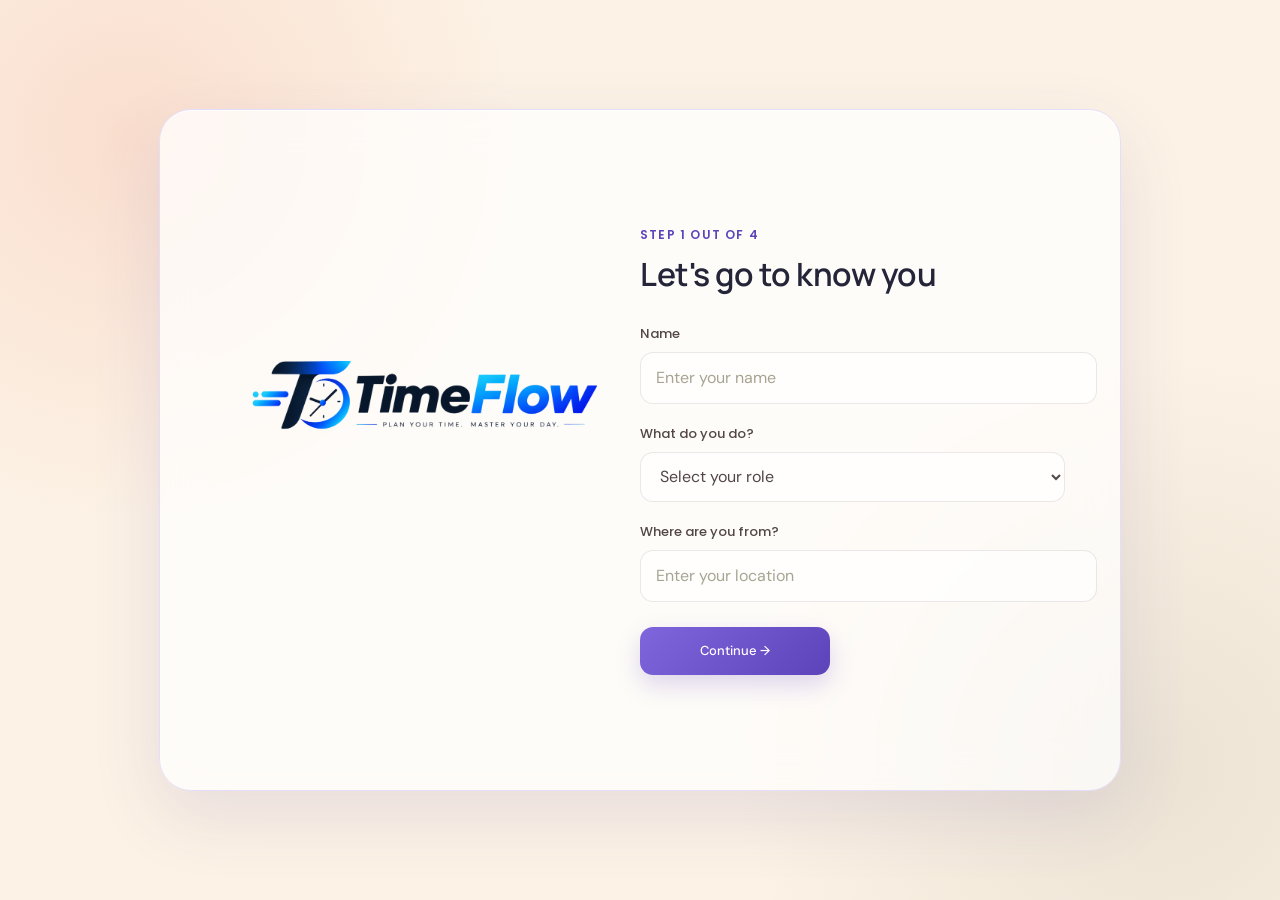
<file: index.html>
<!doctype html>
<html lang="en">

<head>
    <meta charset="UTF-8" />
    <meta name="viewport" content="width=device-width, initial-scale=1.0" />
    <link href="https://fonts.googleapis.com/css2?family=Poppins:wght@400;500;600;700&display=swap" rel="stylesheet" />
    <link rel="icon" type="image/png" href="./images/favicon.png" />
    <link rel="stylesheet" href="./css/style.css" />
    <title>Time flow</title>
</head>

<body>
    <span id="current-date" hidden></span>
    <span id="current-time" hidden></span>
    <section class="main">
        <div class="steps active" id="step-1">
            <div class="img-form">
                <img class="logo" src="./images/logo.png" alt="logo" height="200px" />
            </div>
            <div class="img-form">
                <p class="eyebrow">Step 1 out of 4</p>
                <h1>Let's go to know you</h1>
                <div class="form-group">
                    <label for="name">Name</label>
                    <input type="text" id="name" name="name" placeholder="Enter your name" required />
                </div>
                <div class="form-group">
                    <label for="role">What do you do?</label>
                    <select id="role" name="role" required>
                        <option value="">Select your role</option>
                        <option value="student">Student</option>
                        <option value="job">Job</option>
                        <option value="nothing">Nothing</option>
                    </select>
                </div>
                <div class="form-group">
                    <label for="location">Where are you from?</label>
                    <input type="text" id="location" name="location" placeholder="Enter your location" required />
                </div>
                <div class="btns">
                    <button class="next-btn" type="button">Continue →</button>
                </div>
            </div>
        </div>

        <div class="steps" id="step-2">
            <div class="img-form">
                <p class="eyebrow">Step 2 out of 4</p>
                <h1>What are your priorities?</h1>
                <div class="priority-grid">
                    <label class="priority-card">
                        <input type="checkbox" value="Learning" />
                        <span class="icon"><svg viewBox="0 0 24 24" aria-hidden="true">
                                <path d="M4 5a3 3 0 0 1 3-2h13v17H7a3 3 0 0 0-3 3V5Z" />
                                <path d="M7 20h13M8 7h8M8 11h6" />
                            </svg></span>
                        <span>Learning</span>
                        <span class="check">✓</span>
                    </label>

                    <label class="priority-card">
                        <input type="checkbox" value="Projects" />
                        <span class="icon"><svg viewBox="0 0 24 24" aria-hidden="true">
                                <path d="M14 5 19 3l2 2-2 5-4 4-3-3 2-6Z" />
                                <path d="m12 12-5 5M7 17H4v3h3l2-2M14 5l-3-2-3 3 4 2M19 10l2 3-3 3-2-4" />
                            </svg></span>
                        <span>Projects</span>
                        <span class="check">✓</span>
                    </label>

                    <label class="priority-card">
                        <input type="checkbox" value="Fitness" />
                        <span class="icon"><svg viewBox="0 0 24 24" aria-hidden="true">
                                <path d="M5 8v8M3 10v4M8 6v12M16 6v12M19 8v8M21 10v4M8 12h8" />
                            </svg></span>
                        <span>Fitness</span>
                        <span class="check">✓</span>
                    </label>

                    <label class="priority-card">
                        <input type="checkbox" value="Study" />
                        <span class="icon"><svg viewBox="0 0 24 24" aria-hidden="true">
                                <path d="M4 5a3 3 0 0 1 3-2h13v17H7a3 3 0 0 0-3 3V5Z" />
                                <path d="M7 20h13M8 7h8M8 11h6" />
                            </svg></span>
                        <span>Study</span>
                        <span class="check">✓</span>
                    </label>

                    <label class="priority-card">
                        <input type="checkbox" value="Goals" />
                        <span class="icon"><svg viewBox="0 0 24 24" aria-hidden="true">
                                <circle cx="12" cy="12" r="8" />
                                <circle cx="12" cy="12" r="4" />
                                <path d="m16 8 4-4M16 4h4v4" />
                            </svg></span>
                        <span>Goals</span>
                        <span class="check">✓</span>
                    </label>

                    <label class="priority-card">
                        <input type="checkbox" value="Personal Growth" />
                        <span class="icon"><svg viewBox="0 0 24 24" aria-hidden="true">
                                <circle cx="12" cy="5" r="2" />
                                <path d="M8 21c0-4 1-7 4-9 3 2 4 5 4 9M9 11l3 2 3-2M5 15h14" />
                            </svg></span>
                        <span>Personal<br />Growth</span>
                        <span class="check">✓</span>
                    </label>
                </div>
                <div class="btns">
                    <button class="back-btn" type="button">← Back</button>
                    <button class="next-btn" type="button">Continue →</button>
                </div>
            </div>
        </div>

        <div class="steps" id="step-3">
            <div class="img-form">
                <p class="eyebrow">Step 3 out of 4</p>
                <h1>Build your typical day</h1>
                <div class="day-builder">
                    <label for="wake-up">Wake up :</label>
                    <input type="time" id="wake-up" name="wake-up" required />

                    <label for="work">college / Work :</label>
                    <input type="time" id="work" name="work" required />

                    <label for="gym">Gym :</label>
                    <input type="time" id="gym" name="gym" required />

                    <label for="focus">Focus time:</label>
                    <input type="time" id="focus" name="focus" required />

                    <label for="sleep">Sleep :</label>
                    <input type="time" id="sleep" name="sleep" required />
                </div>
                <div class="btns">
                    <button class="back-btn" type="button">← Back</button>
                    <button class="next-btn" type="button">Continue →</button>
                </div>
            </div>
        </div>

        <div class="steps" id="step-4">
            <div class="img-form">
                <p class="eyebrow">Step 4 out of 4</p>
                <h1>Complete your setup</h1>
                <h2>you're all set!</h2>

                <div class="btns">
                    <button class="back-btn" type="button">← Back</button>
                    <a id="dashboard-btn" class="next-btn" href="./pages/dashboard.html">
                        Go to Dashboard →
                    </a>
                </div>
            </div>
        </div>
    </section>

    <script src="./js/main.js"></script>
</body>

</html>
</file>
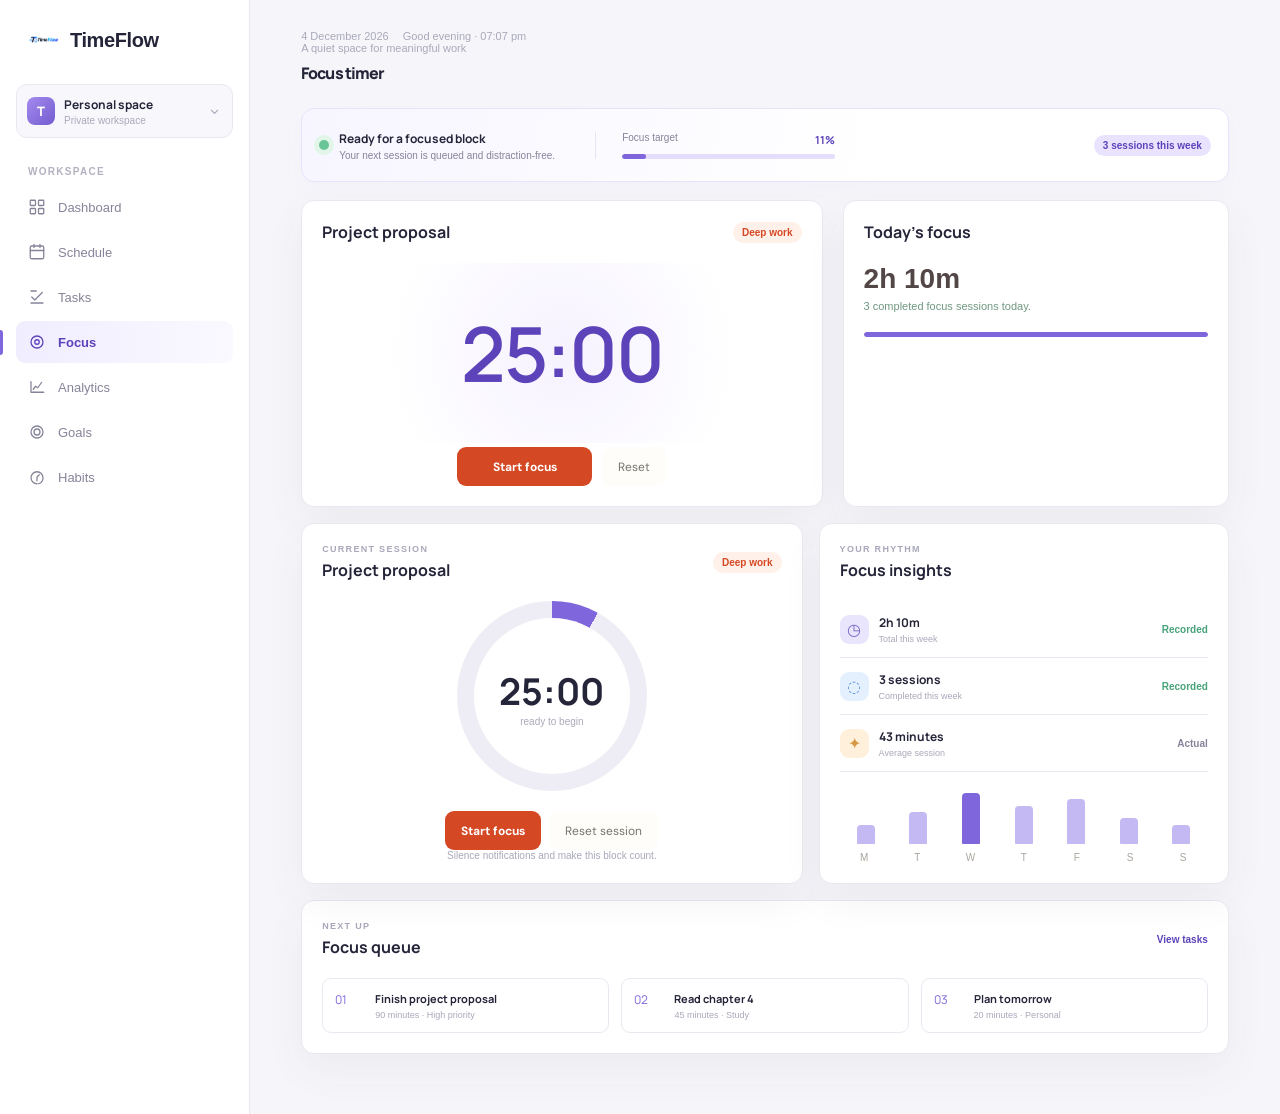
<file: pages/focus.html>
<!doctype html>
<html lang="en">

<head>
  <meta charset="UTF-8" />
  <meta name="viewport" content="width=device-width, initial-scale=1.0" />
  <link rel="stylesheet" href="../css/style.css" />
  <title>Focus | TimeFlow</title>
</head>

<body class="app-body">
  <div class="app-shell">
    <aside class="sidebar">
      <a class="brand" href="dashboard.html"><img src="../images/logo.png" alt="TimeFlow" /><span>TimeFlow</span></a>
      <div class="workspace-switcher">
        <span class="workspace-mark">T</span><span><b>Personal space</b><small>Private workspace</small></span><svg
          viewBox="0 0 24 24">
          <path d="m7 10 5 5 5-5" />
        </svg>
      </div>
      <div class="nav-label">Workspace</div>
      <nav class="app-nav">
        <a class="nav-link" href="dashboard.html"><svg viewBox="0 0 24 24">
            <rect x="3" y="3" width="7" height="7" rx="1" />
            <rect x="14" y="3" width="7" height="7" rx="1" />
            <rect x="3" y="14" width="7" height="7" rx="1" />
            <rect x="14" y="14" width="7" height="7" rx="1" />
          </svg><span>Dashboard</span></a><a class="nav-link" href="schedule.html"><svg viewBox="0 0 24 24">
            <rect x="3" y="4" width="18" height="17" rx="2" />
            <path d="M16 2v4M8 2v4M3 10h18" />
          </svg><span>Schedule</span></a><a class="nav-link" href="tasks.html"><svg viewBox="0 0 24 24">
            <path d="m5 12 4 4L19 6" />
            <path d="M4 4h7M4 20h16" />
          </svg><span>Tasks</span></a><a class="nav-link active" href="focus.html"><svg viewBox="0 0 24 24">
            <circle cx="12" cy="12" r="8" />
            <circle cx="12" cy="12" r="3" />
          </svg><span>Focus</span></a><a class="nav-link" href="analytics.html"><svg viewBox="0 0 24 24">
            <path d="M4 19V5M4 19h17M7 15l3-4 3 2 5-7" />
          </svg><span>Analytics</span></a><a class="nav-link" href="goals.html"><svg viewBox="0 0 24 24">
            <circle cx="12" cy="12" r="8" />
            <circle cx="12" cy="12" r="4" />
          </svg><span>Goals</span></a><a class="nav-link" href="habits.html"><svg viewBox="0 0 24 24">
            <path d="M12 21a8 8 0 1 1 8-8c0 4-2 7-6 8M12 17v-5l3-3" />
          </svg><span>Habits</span></a>
      </nav>
    </aside>
    <main class="app-content">
      <header class="topbar">
        <div>
          <div class="time-date">
            <p id="current-date" class="greeting"></p>
            <p id="current-time" class="greeting"></p>
          </div>
          <p class="greeting">A quiet space for meaningful work</p>
          <h1 class="page-title">Focus timer</h1>
        </div>
      </header>
      <section class="status-strip route-status">
        <div class="status-copy">
          <span class="status-indicator"></span><span><strong>Ready for a focused block</strong><small>Your next session
              is queued and distraction-free.</small></span>
        </div>
        <div class="daily-progress">
          <div><span>Focus target</span><b data-focus-progress>0%</b></div>
          <div class="progress progress-light">
            <span id="focus-page-progress"></span>
          </div>
        </div>
        <span class="pill purple-pill" data-focus-sessions>0 sessions this week</span>
      </section>
      <div class="page-grid">
        <section class="panel">
          <div class="section-heading">
            <h2>Project proposal</h2>
            <span class="pill orange">Deep work</span>
          </div>
          <div class="focus-display" data-timer>25:00</div>
          <div class="focus-controls">
            <button class="button-primary" data-timer-start>
              Start focus</button><button class="button-secondary" data-timer-reset>Reset</button>
          </div>
        </section>
        <section class="panel">
          <div class="section-heading">
            <h2>Today's focus</h2>
          </div>
          <div class="stat-value" data-focus-total>0h</div>
          <p class="stat-detail" data-focus-summary>
            Complete a focus session to see your progress.
          </p>
          <div class="progress focus-progress">
            <span id="focus-page-today-progress"></span>
          </div>
        </section>
      </div>
      <section class="focus-dashboard-grid">
        <article class="panel focus-session-card">
          <div class="section-heading">
            <div>
              <span class="section-kicker">Current session</span>
              <h2>Project proposal</h2>
            </div>
            <span class="pill orange">Deep work</span>
          </div>
          <div class="focus-session-ring">
            <div><strong>25:00</strong><small>ready to begin</small></div>
          </div>
          <div class="focus-session-actions">
            <button class="button-primary" data-timer-start>
              Start focus</button><button class="button-secondary" data-timer-reset>
              Reset session
            </button>
          </div>
          <p class="focus-note">
            Silence notifications and make this block count.
          </p>
        </article>
        <article class="panel focus-insights">
          <div class="section-heading">
            <div>
              <span class="section-kicker">Your rhythm</span>
              <h2>Focus insights</h2>
            </div>
          </div>
          <div class="insight-row">
            <span class="metric-icon icon-lilac">◷</span>
            <div>
              <b data-focus-insight-total>0h</b><small>Total this week</small>
            </div>
            <span class="trend up">Recorded</span>
          </div>
          <div class="insight-row">
            <span class="metric-icon icon-blue">◌</span>
            <div>
              <b data-focus-insight-sessions>0 sessions</b><small>Completed this week</small>
            </div>
            <span class="trend up">Recorded</span>
          </div>
          <div class="insight-row">
            <span class="metric-icon icon-amber">✦</span>
            <div>
              <b data-focus-insight-average>0 minutes</b><small>Average session</small>
            </div>
            <span class="trend neutral">Actual</span>
          </div>
          <div class="focus-week-bars">
            <i class="b-55"></i><i class="b-72"></i><i class="b-88"></i><i class="b-65"></i><i class="b-78"></i><i
              class="b-45"></i><i class="b-32"></i>
          </div>
          <div class="chart-labels">
            <span>M</span><span>T</span><span>W</span><span>T</span><span>F</span><span>S</span><span>S</span>
          </div>
        </article>
      </section>
      <section class="panel focus-queue">
        <div class="section-heading">
          <div>
            <span class="section-kicker">Next up</span>
            <h2>Focus queue</h2>
          </div>
          <a class="muted-link" href="tasks.html">View tasks</a>
        </div>
        <div class="queue-grid">
          <div>
            <span class="queue-number">01</span><strong>Finish project proposal</strong><small>90 minutes · High
              priority</small>
          </div>
          <div>
            <span class="queue-number">02</span><strong>Read chapter 4</strong><small>45 minutes · Study</small>
          </div>
          <div>
            <span class="queue-number">03</span><strong>Plan tomorrow</strong><small>20 minutes · Personal</small>
          </div>
        </div>
      </section>
    </main>
  </div>
  <script src="../js/main.js"></script>
</body>

</html>
</file>
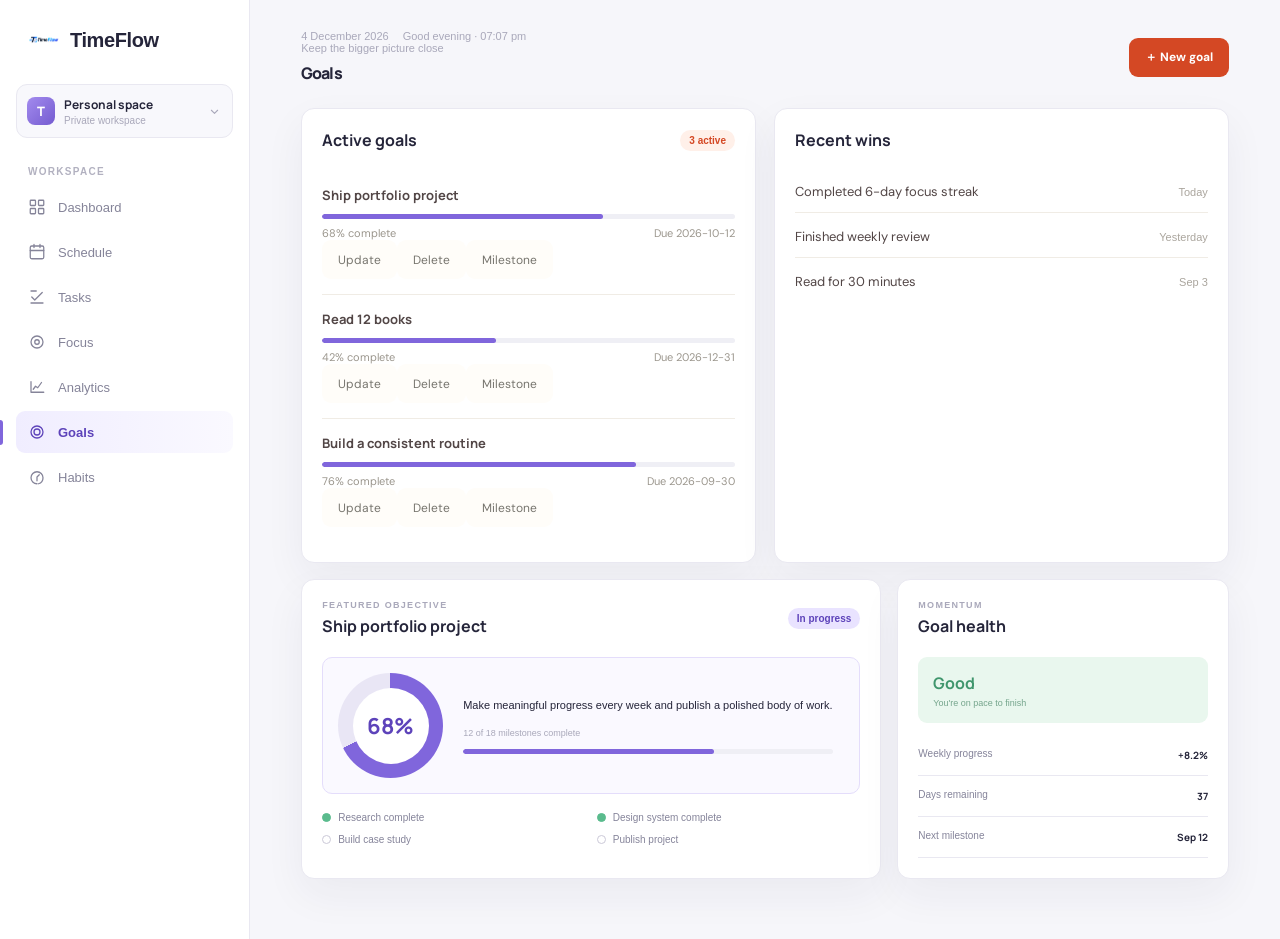
<file: pages/goals.html>
<!doctype html>
<html lang="en">

<head>
  <meta charset="UTF-8" />
  <meta name="viewport" content="width=device-width, initial-scale=1.0" />
  <link rel="stylesheet" href="../css/style.css" />
  <title>Goals | TimeFlow</title>
</head>

<body class="app-body">
  <div class="app-shell">
    <aside class="sidebar">
      <a class="brand" href="dashboard.html"><img src="../images/logo.png" alt="TimeFlow" /><span>TimeFlow</span></a>
      <div class="workspace-switcher">
        <span class="workspace-mark">T</span><span><b>Personal space</b><small>Private workspace</small></span><svg
          viewBox="0 0 24 24">
          <path d="m7 10 5 5 5-5" />
        </svg>
      </div>
      <div class="nav-label">Workspace</div>
      <nav class="app-nav">
        <a class="nav-link" href="dashboard.html"><svg viewBox="0 0 24 24">
            <rect x="3" y="3" width="7" height="7" rx="1" />
            <rect x="14" y="3" width="7" height="7" rx="1" />
            <rect x="3" y="14" width="7" height="7" rx="1" />
            <rect x="14" y="14" width="7" height="7" rx="1" />
          </svg><span>Dashboard</span></a><a class="nav-link" href="schedule.html"><svg viewBox="0 0 24 24">
            <rect x="3" y="4" width="18" height="17" rx="2" />
            <path d="M16 2v4M8 2v4M3 10h18" />
          </svg><span>Schedule</span></a><a class="nav-link" href="tasks.html"><svg viewBox="0 0 24 24">
            <path d="m5 12 4 4L19 6" />
            <path d="M4 4h7M4 20h16" />
          </svg><span>Tasks</span></a><a class="nav-link" href="focus.html"><svg viewBox="0 0 24 24">
            <circle cx="12" cy="12" r="8" />
            <circle cx="12" cy="12" r="3" />
          </svg><span>Focus</span></a><a class="nav-link" href="analytics.html"><svg viewBox="0 0 24 24">
            <path d="M4 19V5M4 19h17M7 15l3-4 3 2 5-7" />
          </svg><span>Analytics</span></a><a class="nav-link active" href="goals.html"><svg viewBox="0 0 24 24">
            <circle cx="12" cy="12" r="8" />
            <circle cx="12" cy="12" r="4" />
          </svg><span>Goals</span></a><a class="nav-link" href="habits.html"><svg viewBox="0 0 24 24">
            <path d="M12 21a8 8 0 1 1 8-8c0 4-2 7-6 8M12 17v-5l3-3" />
          </svg><span>Habits</span></a>
      </nav>
    </aside>
    <main class="app-content">
      <header class="topbar">
        <div>
          <div class="time-date">
            <p id="current-date" class="greeting"></p>
            <p id="current-time" class="greeting"></p>
          </div>
          <p class="greeting">Keep the bigger picture close</p>
          <h1 class="page-title">Goals</h1>
        </div>
        <button class="button-primary" data-add-goal>＋ New goal</button>
      </header>
      <section class="grid grid-2">
        <div class="panel">
          <div class="section-heading">
            <h2>Active goals</h2>
            <span class="pill orange" data-active-goals>0 active</span>
          </div>
          <div data-goals-list></div>
        </div>
        <div class="panel">
          <div class="section-heading">
            <h2>Recent wins</h2>
          </div>
          <div class="task-list">
            <div class="task-row">
              <span>Completed 6-day focus streak</span><small class="task-time">Today</small>
            </div>
            <div class="task-row">
              <span>Finished weekly review</span><small class="task-time">Yesterday</small>
            </div>
            <div class="task-row">
              <span>Read for 30 minutes</span><small class="task-time">Sep 3</small>
            </div>
          </div>
        </div>
      </section>
      <section class="goals-dashboard-grid">
        <article class="panel featured-goal-page">
          <div class="section-heading">
            <div>
              <span class="section-kicker">Featured objective</span>
              <h2>Ship portfolio project</h2>
            </div>
            <span class="pill purple-pill">In progress</span>
          </div>
          <div class="goal-hero">
            <div class="goal-hero-ring">
              <strong data-featured-goal-score>0%</strong>
            </div>
            <div>
              <p>
                Make meaningful progress every week and publish a polished
                body of work.
              </p>
              <span>12 of 18 milestones complete</span>
              <div class="progress"><span class="width-68"></span></div>
            </div>
          </div>
          <div class="goal-checkpoints">
            <span><i class="complete"></i>Research complete</span><span><i class="complete"></i>Design system
              complete</span><span><i></i>Build case study</span><span><i></i>Publish project</span>
          </div>
        </article>
        <article class="panel goal-stats">
          <div class="section-heading">
            <div>
              <span class="section-kicker">Momentum</span>
              <h2>Goal health</h2>
            </div>
          </div>
          <div class="goal-health-score">
            <strong>Good</strong><small>You're on pace to finish</small>
          </div>
          <div class="goal-stat-row">
            <span>Weekly progress</span><b>+8.2%</b>
          </div>
          <div class="goal-stat-row">
            <span>Days remaining</span><b>37</b>
          </div>
          <div class="goal-stat-row">
            <span>Next milestone</span><b>Sep 12</b>
          </div>
        </article>
      </section>
    </main>
  </div>
  <script src="../js/main.js"></script>
</body>

</html>
</file>
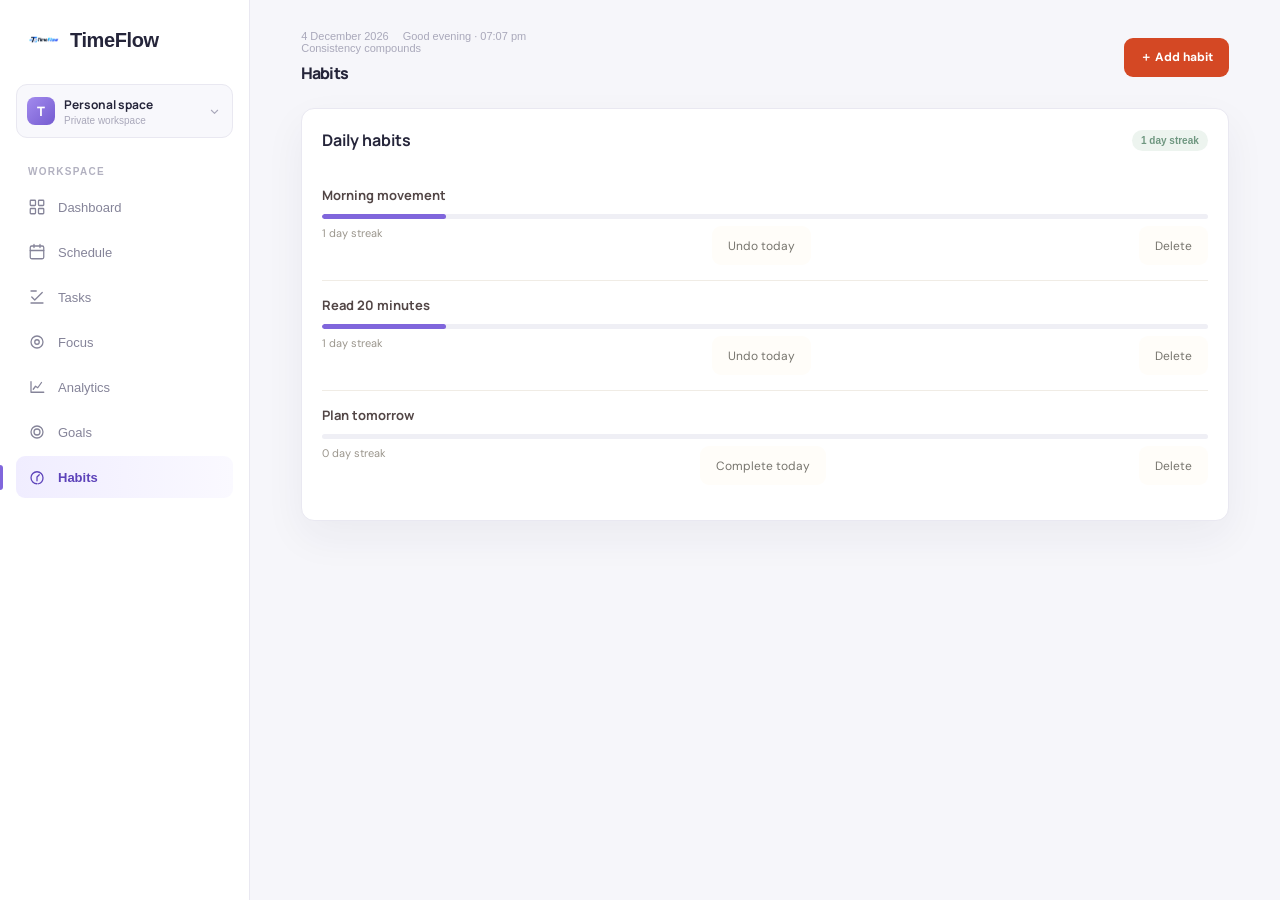
<file: pages/habits.html>
<!doctype html>
<html lang="en">

<head>
  <meta charset="UTF-8" />
  <meta name="viewport" content="width=device-width, initial-scale=1.0" />
  <link rel="stylesheet" href="../css/style.css" />
  <title>Habits | TimeFlow</title>
</head>

<body class="app-body">
  <div class="app-shell">
    <aside class="sidebar">
      <a class="brand" href="dashboard.html"><img src="../images/logo.png" alt="TimeFlow" /><span>TimeFlow</span></a>
      <div class="workspace-switcher">
        <span class="workspace-mark">T</span><span><b>Personal space</b><small>Private workspace</small></span><svg
          viewBox="0 0 24 24">
          <path d="m7 10 5 5 5-5" />
        </svg>
      </div>
      <div class="nav-label">Workspace</div>
      <nav class="app-nav">
        <a class="nav-link" href="dashboard.html"><svg viewBox="0 0 24 24">
            <rect x="3" y="3" width="7" height="7" rx="1" />
            <rect x="14" y="3" width="7" height="7" rx="1" />
            <rect x="3" y="14" width="7" height="7" rx="1" />
            <rect x="14" y="14" width="7" height="7" rx="1" />
          </svg><span>Dashboard</span></a><a class="nav-link" href="schedule.html"><svg viewBox="0 0 24 24">
            <rect x="3" y="4" width="18" height="17" rx="2" />
            <path d="M16 2v4M8 2v4M3 10h18" />
          </svg><span>Schedule</span></a><a class="nav-link" href="tasks.html"><svg viewBox="0 0 24 24">
            <path d="m5 12 4 4L19 6" />
            <path d="M4 4h7M4 20h16" />
          </svg><span>Tasks</span></a><a class="nav-link" href="focus.html"><svg viewBox="0 0 24 24">
            <circle cx="12" cy="12" r="8" />
            <circle cx="12" cy="12" r="3" />
          </svg><span>Focus</span></a><a class="nav-link" href="analytics.html"><svg viewBox="0 0 24 24">
            <path d="M4 19V5M4 19h17M7 15l3-4 3 2 5-7" />
          </svg><span>Analytics</span></a><a class="nav-link" href="goals.html"><svg viewBox="0 0 24 24">
            <circle cx="12" cy="12" r="8" />
            <circle cx="12" cy="12" r="4" />
          </svg><span>Goals</span></a><a class="nav-link active" href="habits.html"><svg viewBox="0 0 24 24">
            <path d="M12 21a8 8 0 1 1 8-8c0 4-2 7-6 8M12 17v-5l3-3" />
          </svg><span>Habits</span></a>
      </nav>
    </aside>
    <main class="app-content">
      <header class="topbar">
        <div>
          <div class="time-date">
            <p id="current-date" class="greeting"></p>
            <p id="current-time" class="greeting"></p>
          </div>
          <p class="greeting">Consistency compounds</p>
          <h1 class="page-title">Habits</h1>
        </div>
        <button class="button-primary" data-add-habit>＋ Add habit</button>
      </header>
      <section class="panel">
        <div class="section-heading">
          <h2>Daily habits</h2>
          <span class="pill" data-habit-streak>0 day streak</span>
        </div>
        <div data-habits-list></div>
      </section>
      
        
    </main>
  </div>
  <script src="../js/main.js"></script>
</body>

</html>
</file>
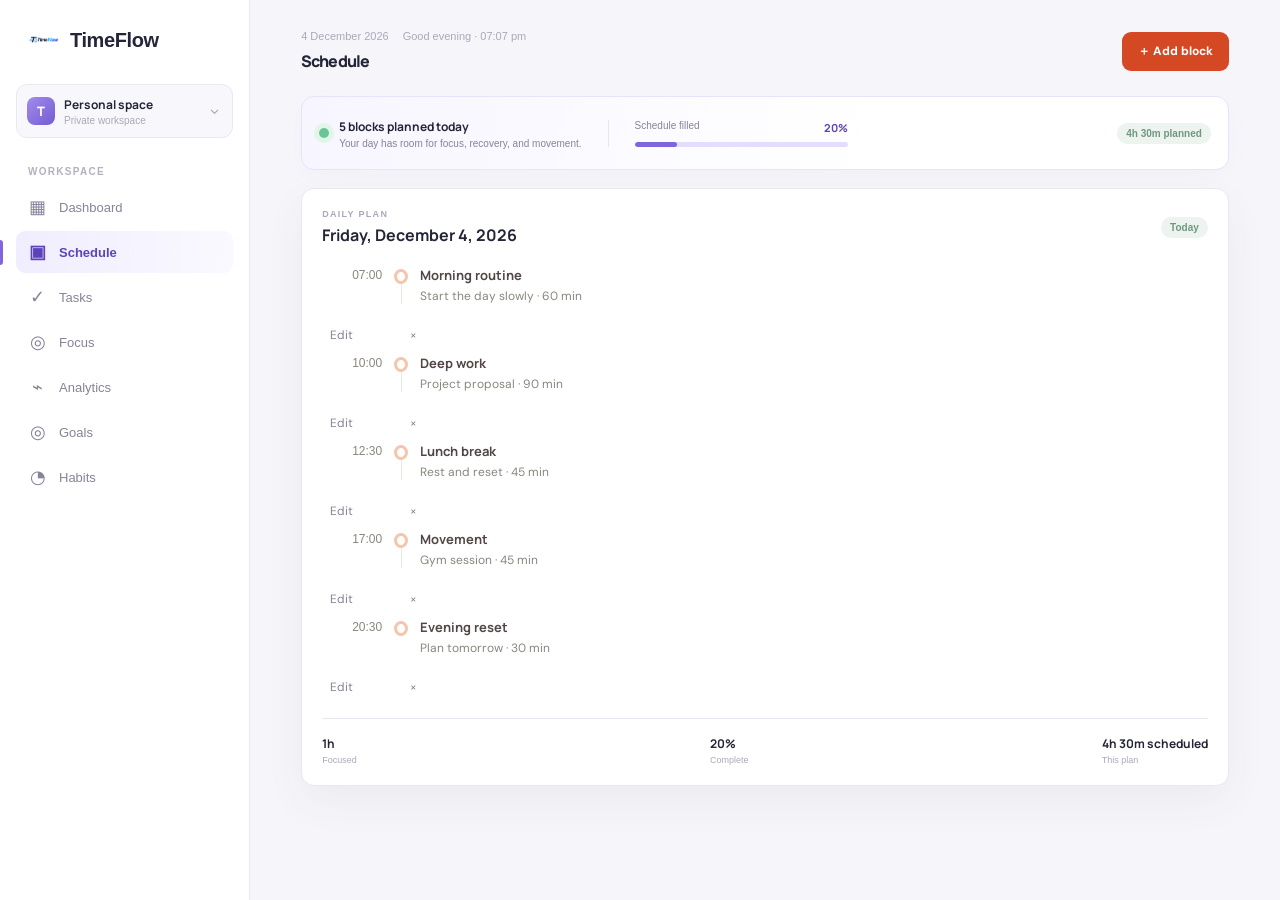
<file: pages/schedule.html>
<!doctype html>
<html lang="en">

<head>
    <meta charset="UTF-8" />
    <meta name="viewport" content="width=device-width, initial-scale=1.0" />
    <link rel="stylesheet" href="../css/style.css" />
    <title>Schedule | TimeFlow</title>
</head>

<body class="app-body">
    <div class="app-shell">
        <aside class="sidebar">
            <a class="brand" href="dashboard.html">
                <img src="../images/logo.png" alt="TimeFlow" />
                <span>TimeFlow</span>
            </a>
            <div class="workspace-switcher">
                <span class="workspace-mark">T</span>
                <span><b>Personal space</b><small>Private workspace</small></span>
                <svg viewBox="0 0 24 24" aria-hidden="true">
                    <path d="m7 10 5 5 5-5" />
                </svg>
            </div>
            <div class="nav-label">Workspace</div>
            <nav class="app-nav" aria-label="Workspace navigation">
                <a class="nav-link" href="dashboard.html"><span aria-hidden="true">▦</span><span>Dashboard</span></a>
                <a class="nav-link active" href="schedule.html" aria-current="page"><span
                        aria-hidden="true">▣</span><span>Schedule</span></a>
                <a class="nav-link" href="tasks.html"><span aria-hidden="true">✓</span><span>Tasks</span></a>
                <a class="nav-link" href="focus.html"><span aria-hidden="true">◎</span><span>Focus</span></a>
                <a class="nav-link" href="analytics.html"><span aria-hidden="true">⌁</span><span>Analytics</span></a>
                <a class="nav-link" href="goals.html"><span aria-hidden="true">◎</span><span>Goals</span></a>
                <a class="nav-link" href="habits.html"><span aria-hidden="true">◔</span><span>Habits</span></a>
            </nav>
        </aside>

        <main class="app-content">
            <header class="topbar">
                <div>
                    <div class="time-date">
                        <p id="current-date" class="greeting"></p>
                        <p id="current-time" class="greeting"></p>
                    </div>
                    <h1 class="page-title">Schedule</h1>
                </div>
                <button class="button-primary" type="button" data-add-schedule>
                    ＋ Add block
                </button>
            </header>

            <section class="status-strip route-status" aria-live="polite">
                <div class="status-copy">
                    <span class="status-indicator" aria-hidden="true"></span>
                    <span>
                        <strong data-schedule-status>0 blocks planned today</strong>
                        <small data-schedule-message>Add a block to shape your day.</small>
                    </span>
                </div>
                <div class="daily-progress">
                    <div>
                        <span>Schedule filled</span><b data-schedule-progress>0%</b>
                    </div>
                    <div class="progress progress-light" aria-hidden="true">
                        <span id="schedule-page-progress"></span>
                    </div>
                </div>
                <span class="pill" data-schedule-total>0h planned</span>
            </section>

            <section class="panel" aria-labelledby="schedule-heading">
                <div class="section-heading">
                    <div>
                        <span class="section-kicker">Daily plan</span>
                        <h2 id="schedule-heading" data-schedule-date>Today</h2>
                    </div>
                    <span class="pill">Today</span>
                </div>
                <div class="timeline" data-schedule-list aria-live="polite"></div>
                <div class="schedule-footer">
                    <span><b data-schedule-focused>0h</b>Focused</span>
                    <span><b data-schedule-completion>0%</b>Complete</span>
                    <span><b data-schedule-week-total>0h scheduled</b>This plan</span>
                </div>
            </section>
        </main>
    </div>
    <script src="../js/main.js"></script>
</body>

</html>
</file>
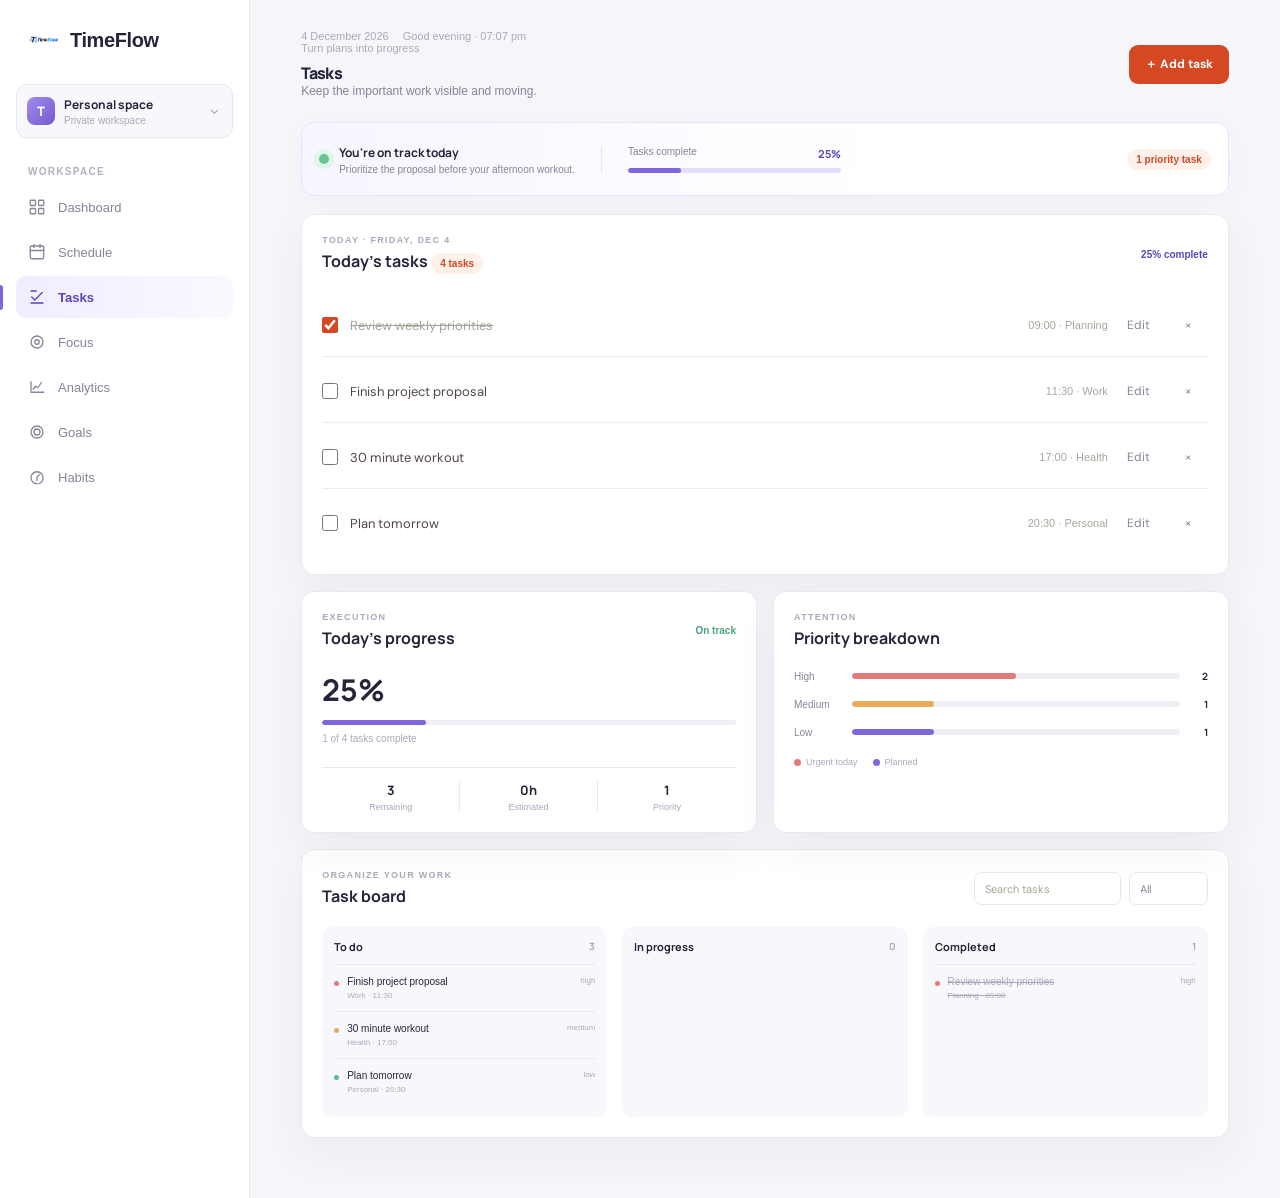
<file: pages/tasks.html>
<!doctype html>
<html lang="en">

<head>
  <meta charset="UTF-8" />
  <meta name="viewport" content="width=device-width, initial-scale=1.0" />
  <link rel="stylesheet" href="../css/style.css" />
  <title>Tasks | TimeFlow</title>
</head>

<body class="app-body">
  <div class="app-shell">
    <aside class="sidebar">
      <a class="brand" href="dashboard.html"><img src="../images/logo.png" alt="TimeFlow" /><span>TimeFlow</span></a>
      <div class="workspace-switcher">
        <span class="workspace-mark">T</span><span><b>Personal space</b><small>Private workspace</small></span><svg
          viewBox="0 0 24 24">
          <path d="m7 10 5 5 5-5" />
        </svg>
      </div>
      <div class="nav-label">Workspace</div>
      <nav class="app-nav">
        <a class="nav-link" href="dashboard.html"><svg viewBox="0 0 24 24">
            <rect x="3" y="3" width="7" height="7" rx="1" />
            <rect x="14" y="3" width="7" height="7" rx="1" />
            <rect x="3" y="14" width="7" height="7" rx="1" />
            <rect x="14" y="14" width="7" height="7" rx="1" />
          </svg><span>Dashboard</span></a><a class="nav-link" href="schedule.html"><svg viewBox="0 0 24 24">
            <rect x="3" y="4" width="18" height="17" rx="2" />
            <path d="M16 2v4M8 2v4M3 10h18" />
          </svg><span>Schedule</span></a><a class="nav-link active" href="tasks.html"><svg viewBox="0 0 24 24">
            <path d="m5 12 4 4L19 6" />
            <path d="M4 4h7M4 20h16" />
          </svg><span>Tasks</span></a><a class="nav-link" href="focus.html"><svg viewBox="0 0 24 24">
            <circle cx="12" cy="12" r="8" />
            <circle cx="12" cy="12" r="3" />
          </svg><span>Focus</span></a><a class="nav-link" href="analytics.html"><svg viewBox="0 0 24 24">
            <path d="M4 19V5M4 19h17M7 15l3-4 3 2 5-7" />
          </svg><span>Analytics</span></a><a class="nav-link" href="goals.html"><svg viewBox="0 0 24 24">
            <circle cx="12" cy="12" r="8" />
            <circle cx="12" cy="12" r="4" />
          </svg><span>Goals</span></a><a class="nav-link" href="habits.html"><svg viewBox="0 0 24 24">
            <path d="M12 21a8 8 0 1 1 8-8c0 4-2 7-6 8M12 17v-5l3-3" />
          </svg><span>Habits</span></a>
      </nav>
    </aside>
    <main class="app-content">
      <header class="topbar">
        <div>
          <div class="time-date">
            <p id="current-date" class="greeting"></p>
            <p id="current-time" class="greeting"></p>
          </div>
          <p class="greeting">Turn plans into progress</p>
          <h1 class="page-title">Tasks</h1>
          <p class="page-subtitle">
            Keep the important work visible and moving.
          </p>
        </div>
        <button class="button-primary" data-add-task>＋ Add task</button>
      </header>
      <section class="status-strip route-status">
        <div class="status-copy">
          <span class="status-indicator"></span><span><strong>You're on track today</strong><small>Prioritize the
              proposal before your afternoon workout.</small></span>
        </div>
        <div class="daily-progress">
          <div><span>Tasks complete</span><b data-task-progress>0%</b></div>
          <div class="progress progress-light">
            <span id="tasks-page-progress"></span>
          </div>
        </div>
        <span class="pill orange" data-priority-count>0 priority tasks</span>
      </section>
      <section class="panel">
        <div class="section-heading">
          <div>
            <span class="section-kicker" data-task-date>Today</span>
            <h2>
              Today's tasks
              <span class="pill orange" data-task-count>0 tasks</span>
            </h2>
          </div>
          <span class="muted-link" data-task-progress>0% complete</span>
        </div>
        <div class="task-list" data-task-list>
          <label class="task-row done"><input type="checkbox" checked /><span>Review weekly priorities</span><small
              class="task-time">09:00 · Planning</small></label><label class="task-row"><input
              type="checkbox" /><span>Finish project proposal</span><small class="task-time">11:30 ·
              Work</small></label><label class="task-row"><input type="checkbox" /><span>30 minute workout</span><small
              class="task-time">17:00 · Health</small></label><label class="task-row"><input
              type="checkbox" /><span>Plan tomorrow</span><small class="task-time">20:30 · Personal</small></label>
        </div>
      </section>
      <section class="tasks-dashboard-grid">
        <article class="panel task-summary-card">
          <div class="section-heading">
            <div>
              <span class="section-kicker">Execution</span>
              <h2>Today's progress</h2>
            </div>
            <span class="trend up">On track</span>
          </div>
          <div class="task-score">
            <strong data-task-summary-percent>0%</strong>
            <div class="progress">
              <span id="task-summary-progress"></span>
            </div>
            <small data-task-summary-detail>0 of 0 tasks complete</small>
          </div>
          <div class="task-summary-stats">
            <span><b data-task-remaining>0</b><small>Remaining</small></span><span><b
                data-task-estimated>0h</b><small>Estimated</small></span><span><b
                data-task-priority>0</b><small>Priority</small></span>
          </div>
        </article>
        <article class="panel priority-card-panel">
          <div class="section-heading">
            <div>
              <span class="section-kicker">Attention</span>
              <h2>Priority breakdown</h2>
            </div>
          </div>
          <div class="priority-bars">
            <div>
              <span>High</span><i><b data-priority-bar="high"></b></i><strong data-priority-value="high">0</strong>
            </div>
            <div>
              <span>Medium</span><i><b data-priority-bar="medium"></b></i><strong
                data-priority-value="medium">0</strong>
            </div>
            <div>
              <span>Low</span><i><b data-priority-bar="low"></b></i><strong data-priority-value="low">0</strong>
            </div>
          </div>
          <div class="task-legend">
            <span><i class="dot red"></i>Urgent today</span><span><i class="dot purple"></i>Planned</span>
          </div>
        </article>
      </section>
      <section class="panel task-board">
        <div class="section-heading">
          <div>
            <span class="section-kicker">Organize your work</span>
            <h2>Task board</h2>
          </div>
          <div class="task-filters">
            <label class="filter-button"><span class="sr-only">Search tasks</span><input type="search" data-task-search
                placeholder="Search tasks" aria-label="Search tasks" /></label><label class="filter-button"><span
                class="sr-only">Task filter</span><select data-task-filter aria-label="Task filter">
                <option value="all">All</option>
                <option value="today">Today</option>
                <option value="pending">Pending</option>
                <option value="completed">Completed</option>
                <option value="overdue">Overdue</option>
                <option value="priority">Priority</option>
              </select></label>
          </div>
        </div>
        <div class="task-columns" data-task-board>
          <div>
            <h3>To do <b>4</b></h3>
            <div class="board-task">
              <i class="priority high"></i><span>Finish project proposal<small>Work · Due
                  11:30</small></span><em>High</em>
            </div>
            <div class="board-task">
              <i class="priority medium"></i><span>Reply to project notes<small>Admin · Due
                  13:00</small></span><em>Medium</em>
            </div>
          </div>
          <div>
            <h3>In progress <b>2</b></h3>
            <div class="board-task">
              <i class="priority high"></i><span>Review weekly priorities<small>Planning · Due
                  09:00</small></span><em>High</em>
            </div>
            <div class="board-task">
              <i class="priority low"></i><span>Prepare reading list<small>Study · Due 16:00</small></span><em>Low</em>
            </div>
          </div>
          <div>
            <h3>Completed <b>6</b></h3>
            <div class="board-task completed-task">
              <i></i><span>Morning review<small>Planning · Completed</small></span><em>Done</em>
            </div>
            <div class="board-task completed-task">
              <i></i><span>Inbox zero<small>Admin · Completed</small></span><em>Done</em>
            </div>
          </div>
        </div>
      </section>
    </main>
  </div>
  <script src="../js/main.js"></script>
</body>

</html>
</file>
<file: css/style.css>
@import url("https://fonts.googleapis.com/css2?family=DM+Sans:wght@400;500;600;700&family=Manrope:wght@600;700;800&display=swap");

* {
  margin: 0;
  padding: 0%;
  font-family: "Poppins", sans-serif;
}

:root {
  --dark: #524646;
  --dark-light: #6d6060;
  --taupe: #a8a492;
  --cream: #fcf2e5;
  --cream-dark: #f3e5d5;
  --orange: #d44824;
  --orange-dark: #c54b30;
  --white: #ffffff;
  --border: rgba(82, 70, 70, 0.12);
}

body {
  min-height: 100vh;
  display: flex;
  align-items: center;
  justify-content: center;
  background:
    radial-gradient(
      circle at 10% 15%,
      rgba(236, 91, 56, 0.13),
      transparent 28%
    ),
    radial-gradient(
      circle at 90% 85%,
      rgba(168, 164, 146, 0.2),
      transparent 30%
    ),
    var(--cream);
  color: var(--dark);
}

.main {
  width: min(850px, 92vw);
  min-height: 570px;
  padding: 55px;
  display: flex;
  align-items: center;
  justify-content: center;
  background: rgba(255, 255, 255, 0.48);
  border: 1px solid rgba(255, 255, 255, 0.75);
  border-radius: 32px;
  box-shadow:
    0 25px 70px rgba(82, 70, 70, 0.12),
    inset 0 1px 0 rgba(255, 255, 255, 0.8);
  -webkit-backdrop-filter: blur(20px);
  backdrop-filter: blur(20px);
}

.steps {
  display: none;
  width: 100%;
  animation: stepIn 0.35s ease;
}

.steps.active {
  display: flex;
}

@keyframes stepIn {
  from {
    opacity: 0;
    transform: translateX(20px);
  }

  to {
    opacity: 1;
    transform: translateX(0);
  }
}

.img-form {
  width: 100%;
}

.img-form:not(:first-child) {
  max-width: 560px;
  margin: auto;
}

.logo {
  display: block;
  width: 380px;
  height: auto;
  margin: 100px auto 20px;
}

.eyebrow {
  margin-bottom: 8px;
  color: var(--orange);
  font-size: 12px;
  font-weight: 600;
  text-transform: uppercase;
  letter-spacing: 1.2px;
}

h1 {
  margin-bottom: 28px;

  color: var(--dark);
  font-size: 32px;
  font-weight: 600;
  letter-spacing: -0.7px;
}

h2 {
  margin-bottom: 30px;
  color: var(--dark-light);
  font-size: 20px;
  font-weight: 500;
}

.form-group {
  margin-bottom: 20px;
}

.form-group label {
  display: block;

  margin-bottom: 8px;

  color: var(--dark);

  font-size: 13px;
  font-weight: 500;
}

input,
select {
  width: 100%;
  height: 50px;
  padding: 0 15px;
  outline: none;
  border: 1px solid var(--border);
  border-radius: 13px;
  background: rgba(255, 255, 255, 0.65);
  color: var(--dark);
  font-size: 13px;
  transition: 0.25s;
}

input::placeholder {
  color: var(--taupe);
}

input:focus,
select:focus {
  border-color: var(--orange);
  background: var(--white);
  box-shadow: 0 0 0 4px rgba(236, 91, 56, 0.08);
}

.priority-grid {
  display: grid;
  grid-template-columns: repeat(3, 1fr);
  gap: 14px;
  margin-bottom: 30px;
}

.priority-card {
  position: relative;
  height: 110px;
  display: flex;
  flex-direction: column;
  align-items: center;
  justify-content: center;
  gap: 8px;
  cursor: pointer;
  border: 1px solid var(--border);
  border-radius: 16px;
  background: rgba(255, 255, 255, 0.48);
  transition:
    transform 0.2s ease,
    background 0.2s ease,
    border 0.2s ease,
    box-shadow 0.2s ease;
}

.priority-card:hover {
  transform: translateY(-3px);
  background: rgba(255, 255, 255, 0.75);

  box-shadow: 0 10px 25px rgba(82, 70, 70, 0.08);
}

.priority-card input {
  position: absolute;
  opacity: 0;
  pointer-events: none;
}

.priority-card:has(input:checked) {
  border-color: var(--orange);
  background: rgba(236, 91, 56, 0.09);
  box-shadow: 0 8px 25px rgba(236, 91, 56, 0.12);
}

.priority-card .icon {
  font-size: 27px;
}

.priority-card > span:not(.icon):not(.check) {
  color: var(--dark);
  font-size: 13px;
  font-weight: 500;
  text-align: center;
}

.check {
  position: absolute;
  top: 9px;
  right: 9px;
  width: 20px;
  height: 20px;
  display: none;
  align-items: center;
  justify-content: center;
  border-radius: 50%;
  background: var(--orange);
  color: white;
  font-size: 11px;
  font-weight: 600;
}

.priority-card:has(input:checked) .check {
  display: flex;
}

.day-builder {
  display: grid;
  grid-template-columns: 1fr 1fr;
  gap: 12px 18px;
  margin-bottom: 30px;
}

.day-builder label {
  align-self: center;
  color: var(--dark);
  font-size: 13px;
  font-weight: 500;
}

.day-builder input[type="time"] {
  height: 45px;
}

input[type="time"] {
  cursor: pointer;
}

input[type="time"]::-webkit-calendar-picker-indicator {
  opacity: 0.6;
  cursor: pointer;
}

.btns {
  display: flex;
  align-items: center;
  justify-content: space-between;
  gap: 15px;
  margin-top: 25px;
}

.next-btn {
  min-width: 190px;
  height: 48px;
  display: inline-flex;
  align-items: center;
  justify-content: center;
  padding: 0 22px;
  border: none;
  border-radius: 13px;
  background: var(--orange);
  color: white;
  font-size: 13px;
  font-weight: 500;
  text-decoration: none;
  cursor: pointer;
  box-shadow: 0 10px 25px rgba(236, 91, 56, 0.22);
  transition: 0.25s;
}

.next-btn:hover {
  background: var(--orange-dark);
  transform: translateY(-2px);
  box-shadow: 0 14px 30px rgba(236, 91, 56, 0.3);
}

.back-btn {
  height: 48px;
  padding: 0 10px;
  border: none;
  background: transparent;
  color: var(--dark-light);
  font-size: 13px;
  font-weight: 500;
  cursor: pointer;
  transition: 0.2s;
}

.back-btn:hover {
  color: var(--orange);
  transform: translateX(-3px);
}

/* TimeFlow application screens */
body.app-body {
  display: block;
  min-height: 100vh;
  background: #f7f5f0;
}

button,
input,
select {
  font: inherit;
}

.app-shell {
  display: flex;
  min-height: 100vh;
}

.sidebar {
  width: 238px;
  flex: 0 0 238px;
  display: flex;
  flex-direction: column;
  padding: 28px 18px;
  background: #fffdf9;
  border-right: 1px solid #e8e3d9;
}

.brand {
  display: flex;
  align-items: center;
  gap: 10px;
  padding: 0 14px 42px;
  color: var(--dark);
  font-weight: 700;
  font-size: 21px;
  text-decoration: none;
}

.brand img {
  width: 34px;
  height: 34px;
  object-fit: contain;
}

.nav-label {
  padding: 0 14px 12px;
  color: #a29d92;
  font-size: 10px;
  font-weight: 700;
  letter-spacing: 1.4px;
  text-transform: uppercase;
}

.app-nav {
  display: grid;
  gap: 5px;
}

.nav-link {
  display: flex;
  align-items: center;
  gap: 13px;
  padding: 12px 14px;
  border-radius: 10px;
  color: #85847d;
  font-size: 13px;
  text-decoration: none;
  transition: 0.2s ease;
}

.nav-link:hover,
.nav-link.active {
  color: var(--orange);
  background: #fff0e9;
}

.nav-link span:first-child {
  width: 19px;
  color: currentColor;
  font-size: 18px;
  text-align: center;
}

.sidebar-note {
  margin-top: auto;
  padding: 16px;
  border-radius: 13px;
  background: #f1eee7;
  color: #77766f;
  font-size: 12px;
  line-height: 1.5;
}

.sidebar-note strong {
  display: block;
  margin-bottom: 5px;
  color: var(--dark);
  font-size: 13px;
}

.app-content {
  width: min(1200px, 100%);
  padding: 36px clamp(22px, 4vw, 58px);
  margin: 0 auto;
}

.topbar {
  display: flex;
  align-items: flex-start;
  justify-content: space-between;
  gap: 20px;
  margin-bottom: 34px;
}

.time-date {
  display: flex;
  gap: 30px;
}

.greeting {
  color: #9b968d;
  font-size: 15px;
}

.page-title {
  margin-top: 6px;
  color: var(--dark);
  font-size: clamp(25px, 3vw, 34px);
  font-weight: 600;
}

.top-actions {
  display: flex;
  align-items: center;
  gap: 12px;
}

.date-chip,
.icon-button {
  height: 38px;
  display: inline-flex;
  align-items: center;
  gap: 8px;
  padding: 0 13px;
  border: 1px solid #e7e1d7;
  border-radius: 9px;
  background: #fffdf9;
  color: #7e7b74;
  font-size: 12px;
}

.icon-button {
  width: 38px;
  justify-content: center;
  padding: 0;
  cursor: pointer;
}

.avatar {
  width: 38px;
  height: 38px;
  display: grid;
  place-items: center;
  border-radius: 50%;
  background: #f2c6ad;
  color: #9c542e;
  font-size: 13px;
  font-weight: 700;
}

.section-heading {
  display: flex;
  align-items: center;
  justify-content: space-between;
  gap: 15px;
  margin-bottom: 16px;
}

.section-heading h2 {
  margin: 0;
  color: var(--dark);
  font-size: 17px;
  font-weight: 600;
}

.muted-link {
  color: var(--orange);
  font-size: 12px;
  text-decoration: none;
}

.grid {
  display: grid;
  gap: 18px;
}

.grid-3 {
  grid-template-columns: repeat(3, minmax(0, 1fr));
}

.stats-grid {
  margin-bottom: 26px;
}

.grid-2 {
  grid-template-columns: repeat(2, minmax(0, 1fr));
}

.panel,
.stat-card {
  border: 1px solid #e9e4da;
  border-radius: 14px;
  background: #fffdf9;
  box-shadow: 0 8px 24px rgba(59, 53, 44, 0.035);
}

.panel {
  padding: 22px;
}

.stat-card {
  padding: 18px 20px;
}

.stat-label {
  color: #98938b;
  font-size: 12px;
}

.stat-value {
  margin: 10px 0 5px;
  color: var(--dark);
  font-size: 28px;
  font-weight: 600;
}

.stat-detail {
  color: #6f9780;
  font-size: 11px;
}

.progress {
  height: 7px;
  overflow: hidden;
  border-radius: 10px;
  background: #eeeae2;
}

.progress span {
  display: block;
  height: 100%;
  border-radius: inherit;
  background: var(--orange);
}

.focus-progress {
  margin-top: 20px;
}

.focus-progress span {
  width: 72%;
}

.width-34 span {
  width: 34%;
}

.width-42 span {
  width: 42%;
}

.width-48 span {
  width: 48%;
}

.width-55 span {
  width: 55%;
}

.width-57 span {
  width: 57%;
}

.width-62 span {
  width: 62%;
}

.width-68 span {
  width: 68%;
}

.width-70 span {
  width: 70%;
}

.width-71 span {
  width: 71%;
}

.width-76 span {
  width: 76%;
}

.width-78 span {
  width: 78%;
}

.width-86 span {
  width: 86%;
}

.task-list {
  display: grid;
  gap: 3px;
}

.task-row {
  display: flex;
  align-items: center;
  gap: 12px;
  padding: 12px 0;
  border-bottom: 1px solid #f0ece5;
  color: var(--dark);
  font-size: 13px;
}

.task-row:last-child {
  border-bottom: 0;
}

.task-row input {
  width: 16px;
  height: 16px;
  accent-color: var(--orange);
}

.task-row.done span {
  color: #a7a39b;
  text-decoration: line-through;
}

.task-time {
  margin-left: auto;
  color: #aaa59d;
  font-size: 11px;
}

.pill {
  display: inline-block;
  padding: 5px 9px;
  border-radius: 20px;
  background: #edf4ef;
  color: #6f9780;
  font-size: 10px;
  font-weight: 700;
}

.pill.orange {
  background: #fff0e9;
  color: var(--orange);
}

.timeline {
  display: grid;
  gap: 0;
}

.timeline-row {
  display: grid;
  grid-template-columns: 60px 14px 1fr;
  gap: 12px;
  min-height: 62px;
  color: #89867e;
  font-size: 12px;
}

.timeline-time {
  padding-top: 2px;
  text-align: right;
}

.timeline-dot {
  position: relative;
  display: flex;
  justify-content: center;
}

.timeline-dot::before {
  content: "";
  width: 9px;
  height: 9px;
  margin-top: 3px;
  border: 3px solid #f5c5ae;
  border-radius: 50%;
  background: #fffdf9;
  z-index: 1;
}

.timeline-dot::after {
  content: "";
  position: absolute;
  top: 12px;
  bottom: 0;
  width: 1px;
  background: #eee8de;
}

.timeline-row:last-child .timeline-dot::after {
  display: none;
}

.timeline-event strong {
  display: block;
  margin-bottom: 4px;
  color: var(--dark);
  font-size: 13px;
}

.chart {
  height: 180px;
  display: flex;
  align-items: end;
  gap: 12px;
  padding: 20px 4px 0;
  border-bottom: 1px solid #e9e4da;
}

.bar {
  flex: 1;
  min-width: 12px;
  height: var(--height);
  border-radius: 5px 5px 0 0;
  background: #f0c7b3;
}

.bar.highlight {
  background: var(--orange);
}

.chart-labels {
  display: flex;
  gap: 12px;
  padding: 8px 4px 0;
  color: #aaa59d;
  font-size: 10px;
  text-align: center;
}

.chart-labels span {
  flex: 1;
}

.button-primary {
  display: inline-flex;
  align-items: center;
  justify-content: center;
  gap: 8px;
  min-height: 39px;
  padding: 0 16px;
  border: 0;
  border-radius: 9px;
  background: var(--orange);
  color: #fff;
  font-size: 12px;
  font-weight: 700;
  cursor: pointer;
  text-decoration: none;
}

.button-secondary {
  min-height: 39px;
  padding: 0 16px;
  border: 1px solid #e4ddd3;
  border-radius: 9px;
  background: #fffdf9;
  color: #77756e;
  font-size: 12px;
  cursor: pointer;
}

.page-grid {
  display: grid;
  grid-template-columns: 1.35fr 1fr;
  gap: 20px;
}

.form-row {
  display: flex;
  gap: 10px;
  margin-bottom: 18px;
}

.form-row input,
.form-row select {
  height: 42px;
}

.empty-state {
  padding: 45px 20px;
  color: #a09b92;
  text-align: center;
  font-size: 13px;
}

.focus-display {
  padding: 25px 0;
  color: var(--dark);
  font-size: 62px;
  font-weight: 600;
  letter-spacing: 2px;
  text-align: center;
}

.focus-controls {
  display: flex;
  justify-content: center;
  gap: 10px;
}

.goal-item,
.habit-item {
  padding: 15px 0;
  border-bottom: 1px solid #f0ece5;
}

.goal-item:last-child,
.habit-item:last-child {
  border: 0;
}

.goal-item strong,
.habit-item strong {
  display: block;
  margin-bottom: 10px;
  color: var(--dark);
  font-size: 13px;
}

.goal-meta {
  display: flex;
  justify-content: space-between;
  margin-top: 7px;
  color: #9b968d;
  font-size: 11px;
}

@media (max-width: 800px) {
  .sidebar {
    width: 70px;
    flex-basis: 70px;
    padding: 20px 10px;
  }

  .brand {
    justify-content: center;
    padding: 0 0 28px;
  }

  .brand span,
  .nav-label,
  .nav-link span:last-child,
  .sidebar-note {
    display: none;
  }

  .nav-link {
    justify-content: center;
    padding: 12px;
  }

  .app-content {
    padding: 26px 18px;
  }

  .grid-3,
  .grid-2,
  .page-grid {
    grid-template-columns: 1fr;
  }
}

@media (max-width: 540px) {
  .topbar {
    display: block;
  }

  .top-actions {
    margin-top: 18px;
  }

  .date-chip {
    flex: 1;
  }

  .app-content {
    padding: 22px 14px;
  }

  .panel {
    padding: 17px;
  }
}

/* Premium workspace redesign */
:root {
  --ink: #25253a;
  --muted: #85849a;
  --muted-2: #a9a8ba;
  --surface: #ffffff;
  --surface-soft: #f8f8fc;
  --line: #e9e8f1;
  --purple: #8066dc;
  --purple-deep: #5d43ba;
  --purple-soft: #f0edff;
  --blue: #6a9ee9;
  --green: #5abb8d;
  --amber: #e9aa5a;
  --pink: #dc83a9;
  --red: #e27a78;
  --shadow: 0 16px 42px rgba(39, 34, 77, 0.055);
}

body,
button,
input,
select {
  font-family: "DM Sans", sans-serif;
}
body.app-body {
  color: var(--ink);
  background: #f6f6fa;
}
.app-shell {
  background: #f6f6fa;
}
.sidebar {
  width: 250px;
  flex-basis: 250px;
  padding: 24px 16px 18px;
  background: #fff;
  border-right: 1px solid var(--line);
}
.brand {
  padding: 0 12px 28px;
  color: var(--ink);
  font-family: "Manrope", sans-serif;
  font-size: 20px;
  letter-spacing: -0.4px;
}
.brand img {
  width: 32px;
  height: 32px;
}
.workspace-switcher {
  display: flex;
  align-items: center;
  gap: 9px;
  min-height: 54px;
  padding: 8px 10px;
  margin-bottom: 28px;
  border: 1px solid var(--line);
  border-radius: 11px;
  background: var(--surface-soft);
}
.workspace-switcher > span:nth-child(2) {
  display: grid;
  gap: 2px;
  flex: 1;
}
.workspace-switcher b {
  color: var(--ink);
  font-size: 12px;
  font-weight: 700;
}
.workspace-switcher small {
  color: var(--muted-2);
  font-size: 10px;
}
.workspace-switcher svg,
.sidebar-footer > svg {
  width: 15px;
  height: 15px;
  fill: none;
  stroke: var(--muted-2);
  stroke-linecap: round;
  stroke-linejoin: round;
  stroke-width: 1.7;
}
.workspace-mark {
  width: 28px;
  height: 28px;
  display: grid;
  place-items: center;
  border-radius: 8px;
  background: linear-gradient(135deg, #a38bee, #745bd0);
  color: #fff;
  font-family: "Manrope", sans-serif;
  font-size: 13px;
  font-weight: 800;
}
.nav-label {
  padding: 0 12px 9px;
  color: #b2b1c0;
  font-size: 10px;
  letter-spacing: 1.3px;
}
.nav-label-spaced {
  margin-top: 30px;
}
.app-nav {
  gap: 3px;
}
.nav-link {
  position: relative;
  min-height: 42px;
  gap: 12px;
  padding: 0 12px;
  border-radius: 9px;
  color: #858499;
  font-size: 13px;
  font-weight: 500;
}
.nav-link svg {
  width: 18px;
  height: 18px;
  fill: none;
  stroke: currentColor;
  stroke-linecap: round;
  stroke-linejoin: round;
  stroke-width: 1.7;
}
.nav-link:hover {
  color: var(--purple-deep);
  background: #f7f5ff;
}
.nav-link.active {
  color: var(--purple-deep);
  background: linear-gradient(90deg, #f0edff, #faf9ff);
  font-weight: 700;
}
.nav-link.active::before {
  content: "";
  position: absolute;
  left: -16px;
  width: 3px;
  height: 25px;
  border-radius: 0 3px 3px 0;
  background: var(--purple);
}
.nav-link kbd {
  margin-left: auto;
  color: #b2b1c0;
  font-family: inherit;
  font-size: 10px;
}
.nav-count {
  display: grid;
  place-items: center;
  width: 21px;
  height: 21px;
  margin-left: auto;
  border-radius: 6px;
  background: #f0edff;
  color: var(--purple-deep);
  font-size: 10px;
}
.sidebar-footer {
  display: flex;
  align-items: center;
  gap: 9px;
  padding: 12px 8px 0;
  margin-top: auto;
  color: var(--muted);
  font-size: 11px;
}
.sidebar-footer span {
  display: grid;
  gap: 2px;
  flex: 1;
}
.sidebar-footer small {
  color: var(--muted-2);
  font-size: 10px;
}
.help-icon {
  width: 27px;
  height: 27px;
  display: grid;
  place-items: center;
  border: 1px solid #dcd9ef;
  border-radius: 50%;
  color: var(--purple);
  font-weight: 700;
}
.app-content {
  width: min(1500px, 100%);
  max-width: none;
  padding: 30px clamp(25px, 4vw, 58px) 60px;
}
.topbar {
  align-items: center;
  margin-bottom: 24px;
}
.time-date {
  display: flex;
  gap: 14px;
}
.greeting {
  color: var(--muted-2);
  font-size: 11px;
}
.page-title {
  margin-top: 8px;
  color: var(--ink);
  font-family: "Manrope", sans-serif;
  font-size: clamp(26px, 3vw, 36px);
  font-weight: 800;
  letter-spacing: -0.9px;
}
.title-spark {
  display: inline-block;
  margin-left: 4px;
  color: var(--purple);
  font-size: 22px;
  vertical-align: top;
}
.page-subtitle {
  margin-top: 6px;
  color: var(--muted);
  font-size: 12px;
}
.top-actions {
  gap: 9px;
}
.search-button,
.icon-button,
.date-chip,
.filter-button {
  border: 1px solid var(--line);
  background: var(--surface);
  color: var(--muted);
}
.search-button {
  height: 38px;
  display: inline-flex;
  align-items: center;
  gap: 9px;
  padding: 0 11px;
  border-radius: 9px;
  font-size: 12px;
}
.search-button svg,
.icon-button svg,
.date-chip svg,
.filter-button svg,
.muted-link svg {
  width: 16px;
  height: 16px;
  fill: none;
  stroke: currentColor;
  stroke-linecap: round;
  stroke-linejoin: round;
  stroke-width: 1.7;
}
.search-button kbd {
  margin-left: 14px;
  padding: 3px 5px;
  border: 1px solid var(--line);
  border-radius: 4px;
  color: var(--muted-2);
  font-size: 9px;
}
.icon-button {
  position: relative;
  width: 38px;
  height: 38px;
  border-radius: 9px;
}
.icon-button:hover,
.search-button:hover,
.filter-button:hover {
  border-color: #cec8ee;
  color: var(--purple-deep);
  background: #fbfaff;
}
.notification-dot {
  position: absolute;
  top: 8px;
  right: 9px;
  width: 5px;
  height: 5px;
  border: 1px solid #fff;
  border-radius: 50%;
  background: var(--pink);
}
.avatar {
  width: 38px;
  height: 38px;
  background: linear-gradient(135deg, #d9ccff, #b49fea);
  color: var(--purple-deep);
}
.status-strip {
  display: flex;
  align-items: center;
  gap: 26px;
  min-height: 74px;
  padding: 13px 17px;
  margin-bottom: 28px;
  border: 1px solid #e7e3fb;
  border-radius: 13px;
  background: linear-gradient(100deg, #f7f5ff, #fff 63%);
  box-shadow: 0 7px 22px rgba(106, 83, 191, 0.035);
}
.status-copy {
  display: flex;
  align-items: center;
  gap: 10px;
  min-width: 220px;
}
.status-copy span:last-child {
  display: grid;
  gap: 3px;
}
.status-copy strong {
  color: var(--ink);
  font-size: 12px;
}
.status-copy small {
  color: var(--muted);
  font-size: 10px;
}
.status-indicator {
  width: 10px;
  height: 10px;
  border-radius: 50%;
  background: #6ac596;
  box-shadow: 0 0 0 5px #e1f5e9;
}
.daily-progress {
  width: 290px;
  padding-left: 26px;
  border-left: 1px solid #e8e4f6;
}
.daily-progress > div:first-child {
  display: flex;
  justify-content: space-between;
  margin-bottom: 7px;
  color: var(--muted);
  font-size: 10px;
}
.daily-progress b {
  color: var(--purple-deep);
  font-size: 11px;
}
.status-strip .date-chip {
  margin-left: auto;
  white-space: nowrap;
}
.section-heading-large {
  align-items: end;
  margin-bottom: 17px;
}
.section-heading h2 {
  color: var(--ink);
  font-size: 16px;
  font-weight: 700;
}
.section-kicker {
  display: block;
  margin-bottom: 5px;
  color: var(--muted-2);
  font-size: 9px;
  font-weight: 700;
  letter-spacing: 1.3px;
  text-transform: uppercase;
}
.filter-button {
  display: inline-flex;
  align-items: center;
  gap: 16px;
  min-height: 33px;
  padding: 0 10px;
  border-radius: 7px;
  color: var(--muted);
  font-size: 11px;
}
.filter-button svg {
  width: 13px;
}
.grid-kpi {
  grid-template-columns: repeat(6, minmax(135px, 1fr));
  gap: 12px;
}
.metric-card {
  min-height: 153px;
  padding: 16px;
  border: 1px solid var(--line);
  border-radius: 13px;
  background: var(--surface);
  box-shadow: var(--shadow);
  transition:
    transform 0.2s ease,
    box-shadow 0.2s ease;
}
.metric-card:hover,
.panel:hover {
  transform: translateY(-2px);
  box-shadow: 0 18px 45px rgba(39, 34, 77, 0.09);
}
.metric-primary {
  border-color: #d6cdfd;
  background: linear-gradient(140deg, #fbfaff, #f0edff);
}
.metric-top {
  display: flex;
  align-items: center;
  justify-content: space-between;
  margin-bottom: 15px;
}
.metric-icon {
  width: 30px;
  height: 30px;
  display: grid;
  place-items: center;
  border-radius: 9px;
  background: #dfd8ff;
  color: var(--purple-deep);
}
.metric-icon svg {
  width: 17px;
  height: 17px;
  fill: none;
  stroke: currentColor;
  stroke-linecap: round;
  stroke-linejoin: round;
  stroke-width: 1.8;
}
.icon-lilac {
  background: #e8e5fc;
  color: #7667c6;
}
.icon-blue {
  background: #e5f0ff;
  color: #5c92de;
}
.icon-amber {
  background: #fff0dc;
  color: #d79745;
}
.icon-pink {
  background: #fce8f0;
  color: #c46e94;
}
.icon-green {
  background: #e3f5ea;
  color: #55a87d;
}
.trend {
  font-size: 10px;
  font-weight: 700;
  white-space: nowrap;
}
.trend.up {
  color: #48a37a;
}
.trend.neutral {
  color: var(--muted);
}
.stat-label {
  display: block;
  color: var(--muted);
  font-size: 10px;
}
.metric-value {
  display: block;
  margin: 6px 0 13px;
  color: var(--ink);
  font-family: "Manrope", sans-serif;
  font-size: 25px;
  font-weight: 800;
  letter-spacing: -0.7px;
}
.metric-value > span {
  color: var(--muted-2);
  font-size: 12px;
  font-weight: 600;
  letter-spacing: 0;
}
.metric-card small {
  display: block;
  margin-top: 8px;
  color: var(--muted-2);
  font-size: 9px;
}
.metric-progress,
.progress {
  height: 5px;
  overflow: hidden;
  border-radius: 6px;
  background: #efeff5;
}
.metric-progress span,
.progress span {
  display: block;
  height: 100%;
  border-radius: inherit;
  background: var(--purple);
}
.metric-progress.blue span {
  background: var(--blue);
}
.metric-progress.pink span {
  background: var(--pink);
}
.metric-progress.green span {
  background: var(--green);
}
.progress-light {
  background: #e4defc;
}
.progress-light span {
  background: var(--purple);
}
.metric-spark {
  display: flex;
  align-items: end;
  gap: 4px;
  height: 26px;
  margin-top: 3px;
}
.metric-spark i {
  width: 12px;
  border-radius: 2px 2px 0 0;
  background: #c7bbfa;
}
.metric-spark i:nth-child(1) {
  height: 9px;
}
.metric-spark i:nth-child(2) {
  height: 14px;
}
.metric-spark i:nth-child(3) {
  height: 11px;
}
.metric-spark i:nth-child(4) {
  height: 20px;
}
.metric-spark i:nth-child(5) {
  height: 16px;
}
.metric-spark i:nth-child(6) {
  height: 23px;
  background: var(--purple);
}
.metric-spark i:nth-child(7) {
  height: 26px;
  background: var(--purple-deep);
}
.streak-dots {
  display: flex;
  gap: 5px;
  margin-top: 20px;
}
.streak-dots i {
  width: 9px;
  height: 9px;
  border-radius: 50%;
  background: #ececf2;
}
.streak-dots i.on {
  background: var(--amber);
}
.dashboard-grid {
  display: grid;
  gap: 16px;
  margin-top: 16px;
}
.dashboard-grid-main {
  grid-template-columns: minmax(0, 1.8fr) minmax(280px, 0.8fr);
}
.dashboard-grid-secondary {
  grid-template-columns: minmax(0, 1.45fr) minmax(260px, 0.8fr) minmax(
      260px,
      0.8fr
    );
}
.dashboard-grid-bottom {
  grid-template-columns: minmax(0, 1.45fr) minmax(300px, 0.8fr);
}
.panel {
  padding: 20px;
  border-color: var(--line);
  border-radius: 13px;
  background: var(--surface);
  box-shadow: var(--shadow);
  transition:
    transform 0.2s ease,
    box-shadow 0.2s ease;
}
.panel h2 {
  margin: 0;
  color: var(--ink);
  font-size: 16px;
  font-weight: 700;
}
.panel .section-heading {
  margin-bottom: 20px;
}
.muted-link {
  display: inline-flex;
  align-items: center;
  gap: 6px;
  color: var(--purple-deep);
  font-size: 10px;
  font-weight: 700;
}
.muted-link svg {
  width: 13px;
}
.line-chart {
  display: flex;
  height: 240px;
}
.y-axis,
.bar-y {
  display: flex;
  flex-direction: column;
  justify-content: space-between;
  width: 30px;
  padding: 0 0 26px;
  color: var(--muted-2);
  font-size: 9px;
}
.chart-stage,
.bar-stage {
  position: relative;
  flex: 1;
}
.grid-lines {
  position: absolute;
  inset: 4px 0 28px;
  display: flex;
  flex-direction: column;
  justify-content: space-between;
}
.grid-lines i {
  display: block;
  width: 100%;
  border-top: 1px dashed #ededf3;
}
.chart-stage > svg {
  position: absolute;
  inset: 3px 0 26px;
  width: 100%;
  height: calc(100% - 29px);
  overflow: visible;
}
.chart-area {
  fill: url(#trendFill);
}
.chart-line {
  fill: none;
  stroke: var(--purple);
  stroke-width: 3;
  stroke-linecap: round;
  stroke-dasharray: 1000;
  stroke-dashoffset: 1000;
  animation: draw-chart 1.4s ease forwards;
}
.chart-stage circle {
  fill: #fff;
  stroke: var(--purple);
  stroke-width: 3;
  transition: r 0.2s ease;
}
.chart-stage circle:hover {
  r: 7;
}
.x-axis {
  position: absolute;
  right: 0;
  bottom: 0;
  left: 0;
  display: flex;
  justify-content: space-between;
  color: var(--muted-2);
  font-size: 9px;
}
.focus-summary {
  min-height: 313px;
}
.focus-ring {
  width: 135px;
  height: 135px;
  display: grid;
  place-items: center;
  margin: 7px auto 16px;
  border-radius: 50%;
  background: conic-gradient(var(--purple) 0 64%, #eeedf5 64% 100%);
}
.focus-ring::before {
  content: "";
  position: absolute;
  width: 103px;
  height: 103px;
  border-radius: 50%;
  background: #fff;
}
.focus-ring > div {
  position: relative;
  z-index: 1;
  display: grid;
  text-align: center;
}
.focus-ring strong {
  color: var(--ink);
  font-family: "Manrope", sans-serif;
  font-size: 27px;
}
.focus-ring small {
  color: var(--muted-2);
  font-size: 9px;
}
.focus-stats {
  display: grid;
  grid-template-columns: repeat(3, 1fr);
  padding-top: 13px;
  border-top: 1px solid var(--line);
  text-align: center;
}
.focus-stats span {
  display: grid;
  gap: 3px;
  border-right: 1px solid var(--line);
}
.focus-stats span:last-child {
  border: 0;
}
.focus-stats b {
  color: var(--ink);
  font-size: 11px;
}
.focus-stats small {
  color: var(--muted-2);
  font-size: 9px;
}
.focus-compare {
  display: flex;
  justify-content: space-between;
  padding-top: 16px;
  margin-top: 15px;
  border-top: 1px solid var(--line);
  color: var(--muted-2);
  font-size: 9px;
}
.focus-compare b {
  color: var(--green);
}
.bar-chart {
  display: flex;
  height: 210px;
}
.bar-stage {
  padding-left: 10px;
}
.bars {
  position: absolute;
  inset: 4px 0 26px;
  display: flex;
  align-items: end;
  justify-content: space-around;
}
.bar-col {
  display: flex;
  flex-direction: column;
  align-items: center;
  justify-content: end;
  height: 100%;
  gap: 8px;
  color: var(--muted-2);
  font-size: 9px;
}
.bar-fill {
  width: clamp(14px, 3vw, 30px);
  display: block;
  border-radius: 5px 5px 2px 2px;
  background: linear-gradient(180deg, #bfb1f3, #8e78da);
  transition: transform 0.2s ease;
}
.bar-fill:hover {
  transform: scaleY(1.04);
  transform-origin: bottom;
}
.bar-fill.highlight {
  background: linear-gradient(180deg, #856bdd, #5d43ba);
}
.b-32 {
  height: 32%;
}
.b-45 {
  height: 45%;
}
.b-55 {
  height: 55%;
}
.b-65 {
  height: 65%;
}
.b-72 {
  height: 72%;
}
.b-78 {
  height: 78%;
}
.b-88 {
  height: 88%;
}
.bar-y {
  width: 25px;
}
.donut-layout {
  display: flex;
  align-items: center;
  gap: 16px;
  min-height: 210px;
}
.donut {
  position: relative;
  width: 145px;
  height: 145px;
  flex: 0 0 145px;
  display: grid;
  place-items: center;
  border-radius: 50%;
}
.donut::before {
  content: "";
  position: absolute;
  width: 91px;
  height: 91px;
  border-radius: 50%;
  background: #fff;
}
.donut > div {
  position: relative;
  z-index: 1;
  display: grid;
  text-align: center;
}
.donut b {
  color: var(--ink);
  font-family: "Manrope", sans-serif;
  font-size: 21px;
}
.donut small {
  color: var(--muted-2);
  font-size: 9px;
}
.donut-time {
  background: conic-gradient(
    var(--purple) 0 42%,
    var(--blue) 42% 64%,
    var(--green) 64% 76%,
    var(--amber) 76% 90%,
    #dfe0e8 90%
  );
}
.donut-tasks {
  background: conic-gradient(
    var(--purple) 0 75%,
    var(--blue) 75% 88%,
    var(--amber) 88% 96%,
    var(--red) 96%
  );
}
.legend {
  display: grid;
  gap: 10px;
  flex: 1;
}
.legend span {
  display: flex;
  align-items: center;
  gap: 7px;
  color: var(--muted);
  font-size: 10px;
}
.legend b {
  margin-left: auto;
  color: var(--ink);
  font-size: 10px;
}
.dot {
  width: 7px;
  height: 7px;
  border-radius: 50%;
}
.purple {
  background: var(--purple);
}
.blue {
  background: var(--blue);
}
.green {
  background: var(--green);
}
.amber {
  background: var(--amber);
}
.gray {
  background: #dfe0e8;
}
.red {
  background: var(--red);
}
.schedule-list {
  display: grid;
}
.schedule-item {
  position: relative;
  display: grid;
  grid-template-columns: 45px 16px 32px minmax(0, 1fr) auto;
  align-items: center;
  gap: 10px;
  min-height: 62px;
}
.schedule-item time {
  color: var(--muted-2);
  font-size: 10px;
  text-align: right;
}
.schedule-line {
  position: relative;
  align-self: stretch;
  width: 1px;
  margin-left: 7px;
  background: #e5e3ef;
}
.schedule-item:last-child .schedule-line {
  background: linear-gradient(#e5e3ef 50%, transparent 50%);
}
.schedule-icon {
  width: 29px;
  height: 29px;
  display: grid;
  place-items: center;
  border-radius: 8px;
}
.schedule-icon svg {
  width: 15px;
  height: 15px;
  fill: none;
  stroke: currentColor;
  stroke-linecap: round;
  stroke-linejoin: round;
  stroke-width: 1.6;
}
.purple-bg {
  background: #eeeaff;
  color: var(--purple);
}
.blue-bg {
  background: #e8f2ff;
  color: var(--blue);
}
.pink-bg {
  background: #fceaf1;
  color: var(--pink);
}
.amber-bg {
  background: #fff2df;
  color: var(--amber);
}
.green-bg {
  background: #e5f6eb;
  color: var(--green);
}
.schedule-copy {
  display: grid;
  gap: 4px;
}
.schedule-copy strong {
  color: var(--ink);
  font-size: 12px;
}
.schedule-copy span {
  color: var(--muted-2);
  font-size: 10px;
}
.schedule-copy em {
  color: #d0cfd9;
  font-style: normal;
}
.schedule-status {
  color: var(--muted-2);
  font-size: 9px;
  font-weight: 500;
}
.active-status {
  color: var(--purple);
}
.schedule-item.current .schedule-copy strong {
  color: var(--purple-deep);
}
.featured-goal {
  padding: 14px;
  margin-bottom: 15px;
  border: 1px solid #e2dcfb;
  border-radius: 10px;
  background: linear-gradient(135deg, #faf9ff, #f3f0ff);
}
.goal-feature-top {
  display: flex;
  align-items: center;
  justify-content: space-between;
  margin-bottom: 14px;
}
.goal-target {
  width: 31px;
  height: 31px;
  display: grid;
  place-items: center;
  border-radius: 9px;
  background: #e6e0ff;
  color: var(--purple);
}
.goal-target svg {
  width: 17px;
  height: 17px;
  fill: none;
  stroke: currentColor;
  stroke-linecap: round;
  stroke-linejoin: round;
  stroke-width: 1.6;
}
.purple-pill {
  background: #e9e3ff;
  color: var(--purple-deep);
}
.featured-goal > strong {
  display: block;
  color: var(--ink);
  font-size: 13px;
}
.featured-goal p {
  margin: 5px 0 14px;
  color: var(--muted);
  font-size: 10px;
}
.goal-progress-row {
  display: flex;
  align-items: center;
  gap: 9px;
}
.goal-progress-row .progress {
  flex: 1;
}
.goal-progress-row b {
  color: var(--purple-deep);
  font-size: 10px;
}
.featured-goal > small {
  display: block;
  margin-top: 9px;
  color: var(--muted-2);
  font-size: 9px;
}
.mini-goal {
  display: grid;
  grid-template-columns: 1fr 32px;
  gap: 8px;
  align-items: center;
  padding: 11px 0;
  border-bottom: 1px solid var(--line);
  color: var(--muted);
  font-size: 10px;
}
.mini-goal b {
  color: var(--ink);
  font-size: 10px;
  text-align: right;
}
.mini-goal .progress {
  grid-column: 1 / -1;
}
.heatmap-panel {
  margin-top: 16px;
}
.heat-legend {
  display: flex;
  align-items: center;
  gap: 5px;
  color: var(--muted-2);
  font-size: 9px;
}
.heat-legend i {
  width: 10px;
  height: 10px;
  border-radius: 2px;
  background: #efedfb;
}
.heat-legend i:nth-of-type(2) {
  background: #d9cff9;
}
.heat-legend i:nth-of-type(3) {
  background: #aa99eb;
}
.heat-legend i:nth-of-type(4) {
  background: var(--purple-deep);
}
.heatmap {
  display: flex;
  gap: 10px;
  overflow: hidden;
}
.heat-days {
  display: grid;
  grid-template-rows: repeat(7, 12px);
  gap: 4px;
  width: 28px;
  padding-top: 1px;
  color: var(--muted-2);
  font-size: 8px;
}
.heat-grid {
  display: grid;
  grid-template-rows: repeat(7, 12px);
  grid-auto-flow: column;
  grid-auto-columns: 12px;
  gap: 4px;
}
.heat-grid i {
  border-radius: 2px;
  background: #efedfb;
}
.heat-grid .h0 {
  background: #f5f4f8;
}
.heat-grid .h1 {
  background: #ded7fb;
}
.heat-grid .h2 {
  background: #bbaeef;
}
.heat-grid .h3 {
  background: #9079df;
}
.heat-grid .h4 {
  background: var(--purple-deep);
}
@keyframes draw-chart {
  to {
    stroke-dashoffset: 0;
  }
}
@media (max-width: 1180px) {
  .grid-kpi {
    grid-template-columns: repeat(3, minmax(135px, 1fr));
  }
  .dashboard-grid-secondary {
    grid-template-columns: repeat(2, minmax(0, 1fr));
  }
  .bar-panel {
    grid-column: 1 / -1;
  }
}
@media (max-width: 850px) {
  .sidebar {
    width: 72px;
    flex-basis: 72px;
    padding: 20px 12px;
  }
  .brand {
    justify-content: center;
    padding: 0 0 27px;
  }
  .brand span,
  .workspace-switcher,
  .nav-label,
  .nav-link span,
  .nav-link kbd,
  .nav-count,
  .sidebar-footer {
    display: none;
  }
  .nav-link {
    justify-content: center;
    padding: 0;
  }
  .nav-link.active::before {
    left: -12px;
  }
  .app-content {
    padding: 24px 18px 50px;
  }
  .dashboard-grid-main,
  .dashboard-grid-bottom {
    grid-template-columns: 1fr;
  }
  .status-strip {
    flex-wrap: wrap;
  }
  .daily-progress {
    flex: 1;
  }
  .status-strip .date-chip {
    margin-left: 0;
  }
}
@media (max-width: 600px) {
  .app-content {
    padding: 20px 13px 40px;
  }
  .topbar {
    display: block;
  }
  .top-actions {
    margin-top: 18px;
  }
  .search-button {
    flex: 1;
  }
  .top-actions .icon-button:nth-of-type(2) {
    display: none;
  }
  .status-strip {
    align-items: flex-start;
    gap: 15px;
    padding: 14px;
  }
  .status-copy {
    min-width: 100%;
  }
  .daily-progress {
    width: 100%;
    padding: 0;
    border: 0;
  }
  .grid-kpi,
  .dashboard-grid-secondary {
    grid-template-columns: 1fr;
  }
  .bar-panel {
    grid-column: auto;
  }
  .donut-layout {
    justify-content: center;
  }
  .heatmap {
    padding-bottom: 4px;
  }
  .schedule-item {
    grid-template-columns: 39px 12px 28px minmax(0, 1fr);
  }
  .schedule-status {
    display: none;
  }
  .panel {
    padding: 16px;
  }
}
.width-32 {
  width: 32%;
}
.width-42 {
  width: 42%;
}
.width-45 {
  width: 45%;
}
.width-55 {
  width: 55%;
}
.width-64 {
  width: 64%;
}
.width-65 {
  width: 65%;
}
.width-68 {
  width: 68%;
}
.width-71 {
  width: 71%;
}
.width-72 {
  width: 72%;
}
.width-75 {
  width: 75%;
}
.width-76 {
  width: 76%;
}
.width-78 {
  width: 78%;
}
.width-86 {
  width: 86%;
}
.width-88 {
  width: 88%;
}
.main {
  background: rgba(255, 255, 255, 0.72);
  border-color: #e4def9;
  box-shadow:
    0 25px 70px rgba(82, 66, 160, 0.12),
    inset 0 1px 0 rgba(255, 255, 255, 0.9);
}
.main h1 {
  color: var(--ink);
  font-family: "Manrope", sans-serif;
  letter-spacing: -0.5px;
}
.main h2,
.main .back-btn {
  color: var(--muted);
}
.main .eyebrow {
  color: var(--purple-deep);
}
.main input:focus,
.main select:focus {
  border-color: var(--purple);
  box-shadow: 0 0 0 4px rgba(128, 102, 220, 0.1);
}
.main .next-btn {
  background: linear-gradient(135deg, var(--purple), var(--purple-deep));
  box-shadow: 0 10px 25px rgba(99, 72, 190, 0.22);
}
.main .next-btn:hover {
  background: var(--purple-deep);
  box-shadow: 0 14px 30px rgba(99, 72, 190, 0.3);
}
.main .priority-card:has(input:checked) {
  border-color: var(--purple);
  background: #f2efff;
  box-shadow: 0 8px 25px rgba(128, 102, 220, 0.12);
}
.main .check {
  background: var(--purple);
}
.main .priority-card .icon {
  width: 28px;
  height: 28px;
  display: grid;
  place-items: center;
  color: var(--purple-deep);
  font-size: 0;
}
.main .priority-card .icon svg {
  width: 25px;
  height: 25px;
  fill: none;
  stroke: currentColor;
  stroke-linecap: round;
  stroke-linejoin: round;
  stroke-width: 1.7;
}
.width-34 {
  width: 34%;
}
.width-58 {
  width: 58%;
}
.width-82 {
  width: 82%;
}
.chart .width-34 {
  height: 34%;
}
.chart .width-48 {
  height: 48%;
}
.chart .width-55 {
  height: 55%;
}
.chart .width-62 {
  height: 62%;
}
.chart .width-70 {
  height: 70%;
}
.chart .width-78 {
  height: 78%;
}
.chart .width-86 {
  height: 86%;
}
.efficiency-deep {
  --size: 82%;
}
.efficiency-planning {
  --size: 68%;
}
.efficiency-admin {
  --size: 54%;
}
.efficiency-study {
  --size: 74%;
}
.app-body,
.app-body * {
  box-sizing: border-box;
}
.sr-only {
  position: absolute;
  width: 1px;
  height: 1px;
  padding: 0;
  margin: -1px;
  overflow: hidden;
  clip: rect(0, 0, 0, 0);
  white-space: nowrap;
  border: 0;
}
.filter-button select {
  appearance: none;
  border: 0;
  outline: 0;
  width: auto;
  height: auto;
  padding: 0;
  background: transparent;
  color: inherit;
  font-size: inherit;
  cursor: pointer;
}
.chart-canvas-wrap {
  position: relative;
  height: 240px;
  min-width: 0;
}
.bar-panel .chart-canvas-wrap {
  height: 210px;
}
.chart-canvas-wrap canvas {
  display: block;
  width: 100% !important;
  height: 100% !important;
}
.chart-empty {
  position: absolute;
  inset: 0;
  display: none;
  place-items: center;
  color: var(--muted);
  font-size: 11px;
  text-align: center;
}
.chart-empty.visible {
  display: grid;
}
.chart-donut-layout {
  min-width: 0;
}
.donut-canvas-wrap {
  position: relative;
  width: 145px;
  height: 145px;
  flex: 0 0 145px;
}
.donut-canvas-wrap canvas {
  display: block;
  width: 100% !important;
  height: 100% !important;
}
.donut-center {
  position: absolute;
  inset: 0;
  display: grid;
  place-content: center;
  text-align: center;
  pointer-events: none;
}
.donut-center b {
  color: var(--ink);
  font-family: "Manrope", sans-serif;
  font-size: 21px;
}
.donut-center small {
  color: var(--muted-2);
  font-size: 9px;
}
.donut-canvas-wrap .chart-empty {
  border-radius: 50%;
  background: var(--surface);
}
.app-body button:focus-visible,
.app-body a:focus-visible,
.app-body select:focus-visible {
  outline: 2px solid var(--purple);
  outline-offset: 3px;
}
.modal-overlay {
  position: fixed;
  inset: 0;
  z-index: 20;
  display: grid;
  place-items: center;
  padding: 20px;
  background: rgba(37, 37, 58, 0.28);
}
.modal {
  width: min(440px, 100%);
  max-height: calc(100vh - 40px);
  overflow: auto;
  padding: 22px;
  border: 1px solid var(--line);
  border-radius: 13px;
  background: var(--surface);
  box-shadow: 0 24px 70px rgba(39, 34, 77, 0.18);
}
.modal-form {
  display: grid;
  gap: 13px;
}
.modal-form label {
  display: grid;
  gap: 6px;
  color: var(--muted);
  font-size: 11px;
  font-weight: 700;
}
.modal-form input,
.modal-form textarea {
  width: 100%;
  min-height: 38px;
  padding: 9px 10px;
  border: 1px solid var(--line);
  border-radius: 8px;
  background: var(--surface-soft);
  color: var(--ink);
  font-size: 12px;
}
.modal-form textarea {
  min-height: 74px;
  resize: vertical;
}
.modal-actions {
  display: flex;
  justify-content: flex-end;
  gap: 8px;
  padding-top: 5px;
}
.task-filters {
  display: flex;
  align-items: center;
  gap: 8px;
}
.task-filters .filter-button {
  min-height: 33px;
}
.task-filters input {
  width: 125px;
  height: 28px;
  padding: 0;
  border: 0;
  background: transparent;
  font-size: 11px;
}
.goal-milestones {
  display: grid;
  gap: 6px;
  margin-top: 10px;
  color: var(--muted);
  font-size: 10px;
}
.goal-milestones label {
  display: flex;
  align-items: center;
  gap: 6px;
}
.goal-milestones input {
  width: 14px;
  height: 14px;
  accent-color: var(--purple);
}
.app-body {
  overflow-x: hidden;
}
.app-body .app-shell {
  width: 100%;
  min-width: 0;
}
.app-body .app-content {
  min-width: 0;
  overflow-x: hidden;
}
.app-body .topbar,
.app-body .status-strip,
.app-body .section-heading {
  min-width: 0;
}
.app-body .metric-card,
.app-body .panel,
.app-body .dashboard-grid > *,
.app-body .analytics-grid > * {
  min-width: 0;
}
.app-body h1,
.app-body h2,
.app-body h3,
.app-body p {
  margin: 0;
}
.app-body h1,
.app-body h2,
.app-body h3,
.app-body strong,
.app-body b {
  font-family: "Manrope", sans-serif;
}
.app-body h1 {
  font-size: inherit;
}
.app-body h2 {
  margin-bottom: 0;
}
.app-body button {
  appearance: none;
  border: 0;
  cursor: pointer;
}
.app-body .page-title {
  margin: 8px 0 0;
}
.app-body .section-heading h2 {
  margin: 0;
}
.app-body .stat-value {
  margin: 10px 0 5px;
}
.app-body .topbar .greeting {
  margin: 0;
}
.app-body .task-row span,
.app-body .timeline-event span,
.app-body .goal-meta span {
  font-family: "DM Sans", sans-serif;
}
.app-body svg {
  display: block;
}
.route-status {
  margin-bottom: 18px;
}
.route-status .pill {
  margin-left: auto;
  white-space: nowrap;
}
.route-status .daily-progress {
  width: 240px;
}
.route-status .status-copy {
  min-width: 250px;
}
.route-status .status-copy strong {
  font-family: "Manrope", sans-serif;
}
.focus-display {
  min-height: 180px;
  display: grid;
  place-items: center;
  margin: 4px 0;
  border-radius: 12px;
  background: radial-gradient(circle, #f6f2ff, #fff 68%);
  color: var(--purple-deep);
  font-family: "Manrope", sans-serif;
  font-size: clamp(54px, 7vw, 76px);
  letter-spacing: -2px;
}
.focus-controls .button-primary {
  min-width: 135px;
}
.schedule-dashboard-grid .panel,
.tasks-dashboard-grid .panel,
.focus-dashboard-grid .panel {
  height: 100%;
}
@media (max-width: 650px) {
  .route-status .status-copy {
    min-width: 100%;
  }
  .route-status .daily-progress {
    width: 100%;
  }
  .route-status .pill {
    margin-left: 0;
  }
  .focus-display {
    min-height: 145px;
  }
  .focus-session-ring {
    width: 160px;
    height: 160px;
  }
  .focus-session-ring > div {
    width: 130px;
    height: 130px;
  }
  .focus-session-ring strong {
    font-size: 30px;
  }
}
.analytics-grid,
.tasks-dashboard-grid,
.schedule-dashboard-grid,
.focus-dashboard-grid,
.goals-dashboard-grid,
.habits-dashboard-grid {
  display: grid;
  gap: 16px;
  margin-top: 16px;
}
.analytics-grid {
  grid-template-columns: 0.75fr 1.5fr 0.9fr;
}
.analytics-grid .analytics-heat {
  grid-column: 1 / -1;
}
.analytics-score p {
  margin: 0 0 17px;
  color: var(--muted);
  font-size: 10px;
  text-align: center;
}
.score-ring {
  width: 122px;
  height: 122px;
  display: grid;
  place-items: center;
  position: relative;
  margin: 8px auto 13px;
  border-radius: 50%;
  background: conic-gradient(var(--purple) 0 86%, #eceaf5 86%);
}
.score-ring::before {
  content: "";
  position: absolute;
  inset: 11px;
  border-radius: 50%;
  background: #fff;
}
.score-ring strong,
.score-ring small {
  position: relative;
  z-index: 1;
  text-align: center;
}
.score-ring strong {
  display: block;
  color: var(--ink);
  font-family: "Manrope", sans-serif;
  font-size: 28px;
}
.score-ring small {
  display: block;
  color: var(--muted-2);
  font-size: 9px;
}
.score-meta {
  display: grid;
  grid-template-columns: repeat(3, 1fr);
  padding-top: 13px;
  border-top: 1px solid var(--line);
  text-align: center;
}
.score-meta span {
  display: grid;
  gap: 3px;
  border-right: 1px solid var(--line);
}
.score-meta span:last-child {
  border: 0;
}
.score-meta b {
  color: var(--ink);
  font-size: 11px;
}
.score-meta small {
  color: var(--muted-2);
  font-size: 9px;
}
.mini-line-chart {
  position: relative;
  height: 185px;
}
.mini-line-chart svg {
  position: absolute;
  inset: 5px 0 22px;
  width: 100%;
  height: calc(100% - 27px);
}
.mini-line-grid {
  position: absolute;
  inset: 5px 0 22px;
  display: flex;
  flex-direction: column;
  justify-content: space-between;
}
.mini-line-grid i {
  border-top: 1px dashed #ededf3;
}
.mini-line-labels {
  position: absolute;
  right: 0;
  bottom: 0;
  left: 0;
  display: flex;
  justify-content: space-between;
  color: var(--muted-2);
  font-size: 9px;
}
.big-stat {
  display: block;
  margin: 3px 0 2px;
  color: var(--ink);
  font-family: "Manrope", sans-serif;
  font-size: 34px;
}
.big-stat span {
  color: var(--muted-2);
  font-size: 17px;
}
.analytics-breakdown > .trend {
  display: block;
  margin-bottom: 18px;
}
.efficiency-bars {
  display: grid;
  gap: 12px;
}
.efficiency-bars > span {
  display: grid;
  grid-template-columns: 65px 1fr 28px;
  align-items: center;
  gap: 7px;
  color: var(--muted);
  font-size: 9px;
}
.efficiency-bars i {
  height: 6px;
  overflow: hidden;
  border-radius: 4px;
  background: #f0eff5;
}
.efficiency-bars b {
  display: block;
  width: var(--size);
  height: 100%;
  border-radius: inherit;
  background: var(--purple);
}
.efficiency-bars > span:nth-child(2) b {
  background: var(--blue);
}
.efficiency-bars > span:nth-child(3) b {
  background: var(--amber);
}
.efficiency-bars > span:nth-child(4) b {
  background: var(--green);
}
.efficiency-bars strong {
  color: var(--ink);
  font-size: 9px;
  text-align: right;
}
.analytics-heatmap {
  min-height: 130px;
}
.tasks-dashboard-grid {
  grid-template-columns: 1fr 1fr;
}
.task-summary-card,
.priority-card-panel {
  min-height: 190px;
}
.task-score strong {
  display: block;
  margin-bottom: 10px;
  color: var(--ink);
  font-family: "Manrope", sans-serif;
  font-size: 30px;
}
.task-score small {
  display: block;
  margin-top: 8px;
  color: var(--muted-2);
  font-size: 10px;
}
.task-summary-stats {
  display: grid;
  grid-template-columns: repeat(3, 1fr);
  margin-top: 23px;
  padding-top: 13px;
  border-top: 1px solid var(--line);
  text-align: center;
}
.task-summary-stats span {
  display: grid;
  gap: 3px;
  border-right: 1px solid var(--line);
}
.task-summary-stats span:last-child {
  border: 0;
}
.task-summary-stats b {
  color: var(--ink);
  font-size: 13px;
}
.task-summary-stats small {
  color: var(--muted-2);
  font-size: 9px;
}
.priority-bars {
  display: grid;
  gap: 14px;
  margin-top: 4px;
}
.priority-bars > div {
  display: grid;
  grid-template-columns: 50px 1fr 20px;
  align-items: center;
  gap: 8px;
  color: var(--muted);
  font-size: 10px;
}
.priority-bars i {
  height: 6px;
  overflow: hidden;
  border-radius: 5px;
  background: #f0eff5;
}
.priority-bars b {
  display: block;
  height: 100%;
  border-radius: inherit;
  background: var(--purple);
}
.priority-bars div:first-child b {
  background: var(--red);
}
.priority-bars div:nth-child(2) b {
  background: var(--amber);
}
.priority-bars strong {
  color: var(--ink);
  text-align: right;
}
.task-legend {
  display: flex;
  gap: 15px;
  margin-top: 18px;
  color: var(--muted-2);
  font-size: 9px;
}
.task-legend span {
  display: flex;
  align-items: center;
  gap: 5px;
}
.task-board {
  margin-top: 16px;
}
.task-columns {
  display: grid;
  grid-template-columns: repeat(3, 1fr);
  gap: 15px;
}
.task-columns > div {
  padding: 12px;
  border-radius: 10px;
  background: var(--surface-soft);
}
.task-columns h3 {
  display: flex;
  justify-content: space-between;
  margin-bottom: 10px;
  color: var(--ink);
  font-size: 11px;
}
.task-columns h3 b {
  color: var(--muted-2);
  font-size: 10px;
}
.board-task {
  display: flex;
  align-items: flex-start;
  gap: 8px;
  padding: 11px 0;
  border-top: 1px solid var(--line);
}
.board-task > i {
  width: 5px;
  height: 5px;
  flex: 0 0 5px;
  margin-top: 5px;
  border-radius: 50%;
  background: var(--purple);
}
.board-task .high {
  background: var(--red);
}
.board-task .medium {
  background: var(--amber);
}
.board-task .low {
  background: var(--green);
}
.board-task span {
  display: grid;
  flex: 1;
  gap: 4px;
  color: var(--ink);
  font-size: 10px;
}
.board-task small {
  color: var(--muted-2);
  font-size: 8px;
}
.board-task em {
  color: var(--muted-2);
  font-size: 8px;
  font-style: normal;
}
.completed-task span {
  color: var(--muted-2);
  text-decoration: line-through;
}
.completed-task > i {
  background: var(--green);
}
.schedule-dashboard-grid {
  grid-template-columns: 1.45fr 0.75fr;
}
.day-track {
  display: grid;
  gap: 4px;
}
.day-track > div {
  display: grid;
  grid-template-columns: 42px 9px 1fr;
  align-items: center;
  gap: 9px;
  min-height: 33px;
  color: var(--muted);
  font-size: 10px;
}
.day-track b {
  color: var(--muted-2);
  font-size: 9px;
}
.day-track i {
  width: 9px;
  height: 9px;
  border-radius: 50%;
}
.track-green {
  background: var(--green);
}
.track-purple {
  background: var(--purple);
}
.track-blue {
  background: var(--blue);
}
.track-amber {
  background: var(--amber);
}
.schedule-footer {
  display: flex;
  justify-content: space-between;
  padding-top: 16px;
  margin-top: 12px;
  border-top: 1px solid var(--line);
  color: var(--muted-2);
  font-size: 9px;
}
.schedule-footer b {
  display: block;
  margin-bottom: 3px;
  color: var(--ink);
  font-size: 12px;
}
.calendar-head,
.calendar-grid {
  display: grid;
  grid-template-columns: repeat(7, 1fr);
  gap: 6px;
  text-align: center;
}
.calendar-head {
  margin-bottom: 10px;
  color: var(--muted-2);
  font-size: 9px;
}
.calendar-grid i {
  height: 25px;
  display: grid;
  place-items: center;
  border-radius: 6px;
  color: var(--muted);
  font-size: 10px;
  font-style: normal;
}
.calendar-grid i:hover,
.calendar-grid .selected {
  background: var(--purple);
  color: #fff;
}
.week-strip {
  margin-top: 16px;
}
.week-days {
  display: grid;
  grid-template-columns: repeat(7, 1fr);
  gap: 8px;
}
.week-days > div {
  position: relative;
  display: grid;
  justify-items: center;
  gap: 6px;
  padding: 11px 4px;
  border: 1px solid var(--line);
  border-radius: 8px;
}
.week-days small {
  color: var(--muted-2);
  font-size: 9px;
}
.week-days b {
  color: var(--ink);
  font-size: 13px;
}
.week-days > div:first-child {
  border-color: #d7cff7;
  background: var(--purple-soft);
}
.today-dot {
  width: 4px;
  height: 4px;
  border-radius: 50%;
  background: var(--purple);
}
.focus-dashboard-grid {
  grid-template-columns: 1.1fr 0.9fr;
}
.focus-session-card {
  text-align: center;
}
.focus-session-card .section-heading {
  text-align: left;
}
.focus-session-ring {
  width: 190px;
  height: 190px;
  display: grid;
  place-items: center;
  margin: 6px auto 20px;
  border-radius: 50%;
  background: conic-gradient(var(--purple) 0 8%, #eeedf5 8% 100%);
}
.focus-session-ring > div {
  width: 156px;
  height: 156px;
  display: grid;
  align-content: center;
  justify-items: center;
  border-radius: 50%;
  background: #fff;
}
.focus-session-ring strong {
  color: var(--ink);
  font-family: "Manrope", sans-serif;
  font-size: 37px;
}
.focus-session-ring small {
  color: var(--muted-2);
  font-size: 10px;
}
.focus-session-actions {
  display: flex;
  justify-content: center;
  gap: 8px;
}
.focus-note {
  margin-top: 16px;
  color: var(--muted-2);
  font-size: 10px;
}
.focus-insights {
  min-height: 310px;
}
.insight-row {
  display: flex;
  align-items: center;
  gap: 10px;
  padding: 13px 0;
  border-bottom: 1px solid var(--line);
}
.insight-row > span:first-child {
  width: 29px;
  height: 29px;
  flex: 0 0 29px;
}
.insight-row div {
  display: grid;
  flex: 1;
  gap: 3px;
}
.insight-row b {
  color: var(--ink);
  font-size: 12px;
}
.insight-row small {
  color: var(--muted-2);
  font-size: 9px;
}
.focus-week-bars {
  display: flex;
  align-items: end;
  justify-content: space-around;
  height: 72px;
  padding-top: 14px;
}
.focus-week-bars i {
  width: 18px;
  height: 32%;
  border-radius: 4px 4px 1px 1px;
  background: #c5b9f4;
}
.focus-week-bars i:nth-child(2) {
  height: 55%;
}
.focus-week-bars i:nth-child(3) {
  height: 88%;
  background: var(--purple);
}
.focus-week-bars i:nth-child(4) {
  height: 65%;
}
.focus-week-bars i:nth-child(5) {
  height: 78%;
}
.focus-week-bars i:nth-child(6) {
  height: 45%;
}
.focus-week-bars i:nth-child(7) {
  height: 32%;
}
.focus-queue {
  margin-top: 16px;
}
.queue-grid {
  display: grid;
  grid-template-columns: repeat(3, 1fr);
  gap: 12px;
}
.queue-grid > div {
  display: grid;
  grid-template-columns: 30px 1fr;
  column-gap: 10px;
  padding: 12px;
  border: 1px solid var(--line);
  border-radius: 9px;
}
.queue-number {
  grid-row: span 2;
  color: var(--purple);
  font-family: "Manrope", sans-serif;
  font-size: 12px;
}
.queue-grid strong {
  color: var(--ink);
  font-size: 11px;
}
.queue-grid small {
  margin-top: 4px;
  color: var(--muted-2);
  font-size: 9px;
}
.goals-dashboard-grid {
  grid-template-columns: 1.4fr 0.8fr;
}
.goal-hero {
  display: flex;
  align-items: center;
  gap: 20px;
  padding: 15px;
  border: 1px solid #e4ddfb;
  border-radius: 10px;
  background: #faf9ff;
}
.goal-hero-ring {
  width: 105px;
  height: 105px;
  display: grid;
  place-items: center;
  flex: 0 0 105px;
  border-radius: 50%;
  background: conic-gradient(var(--purple) 0 68%, #e9e6f5 68%);
}
.goal-hero-ring strong {
  display: grid;
  place-items: center;
  width: 76px;
  height: 76px;
  border-radius: 50%;
  background: #fff;
  color: var(--purple-deep);
  font-family: "Manrope", sans-serif;
  font-size: 22px;
}
.goal-hero p {
  margin-bottom: 9px;
  color: var(--ink);
  font-size: 11px;
  line-height: 1.5;
}
.goal-hero span {
  color: var(--muted-2);
  font-size: 9px;
}
.goal-hero .progress {
  margin-top: 9px;
}
.goal-checkpoints {
  display: grid;
  grid-template-columns: 1fr 1fr;
  gap: 11px;
  padding-top: 18px;
}
.goal-checkpoints span {
  display: flex;
  align-items: center;
  gap: 7px;
  color: var(--muted);
  font-size: 10px;
}
.goal-checkpoints i {
  width: 9px;
  height: 9px;
  border: 1px solid #cbc9d8;
  border-radius: 50%;
}
.goal-checkpoints i.complete {
  border-color: var(--green);
  background: var(--green);
}
.goal-health-score {
  display: grid;
  gap: 4px;
  padding: 15px;
  margin-bottom: 12px;
  border-radius: 9px;
  background: #e9f7ee;
}
.goal-health-score strong {
  color: #40966d;
  font-size: 16px;
}
.goal-health-score small {
  color: #75a58c;
  font-size: 9px;
}
.goal-stat-row {
  display: flex;
  justify-content: space-between;
  padding: 13px 0;
  border-bottom: 1px solid var(--line);
  color: var(--muted);
  font-size: 10px;
}
.goal-stat-row b {
  color: var(--ink);
}
.habits-dashboard-grid {
  grid-template-columns: 1.5fr 0.7fr;
}
.habit-calendar-head,
.habit-calendar-row {
  display: grid;
  grid-template-columns: minmax(120px, 1.5fr) repeat(7, 1fr);
  align-items: center;
  gap: 8px;
}
.habit-calendar-head {
  padding-bottom: 10px;
  color: var(--muted-2);
  font-size: 9px;
  text-align: center;
}
.habit-calendar-head span:first-child {
  text-align: left;
}
.habit-calendar-row {
  padding: 12px 0;
  border-top: 1px solid var(--line);
}
.habit-calendar-row strong {
  color: var(--ink);
  font-size: 10px;
}
.habit-calendar-row i {
  width: 16px;
  height: 16px;
  justify-self: center;
  border: 1px solid #e2e1e9;
  border-radius: 4px;
  background: #fafafd;
}
.habit-calendar-row i.done {
  border-color: #bce9ca;
  background: #70c694;
}
.streak-feature {
  display: grid;
  justify-items: center;
  padding: 16px;
  margin-bottom: 14px;
  border-radius: 10px;
  background: #fff6e8;
}
.streak-feature strong {
  color: var(--amber);
  font-family: "Manrope", sans-serif;
  font-size: 39px;
}
.streak-feature > span {
  color: #b38b5b;
  font-size: 10px;
}
.streak-dots.large {
  margin-top: 13px;
}
.habit-stat {
  display: flex;
  justify-content: space-between;
  padding: 13px 0;
  border-bottom: 1px solid var(--line);
  color: var(--muted);
  font-size: 10px;
}
.habit-stat b {
  color: var(--ink);
}
@media (max-width: 1100px) {
  .analytics-grid {
    grid-template-columns: 1fr 1.5fr;
  }
  .analytics-breakdown {
    grid-column: 1 / -1;
  }
  .tasks-dashboard-grid,
  .schedule-dashboard-grid,
  .focus-dashboard-grid,
  .goals-dashboard-grid,
  .habits-dashboard-grid {
    grid-template-columns: 1fr;
  }
}
@media (max-width: 650px) {
  .task-columns,
  .queue-grid {
    grid-template-columns: 1fr;
  }
  .goal-hero {
    align-items: flex-start;
    flex-direction: column;
  }
  .goal-checkpoints {
    grid-template-columns: 1fr;
  }
  .habit-calendar-head,
  .habit-calendar-row {
    grid-template-columns: minmax(110px, 1.5fr) repeat(7, 22px);
    gap: 5px;
  }
  .habit-week-card {
    overflow-x: auto;
  }
  .week-days {
    gap: 4px;
  }
  .week-days > div {
    padding: 9px 2px;
  }
  .schedule-footer {
    gap: 8px;
  }
  .schedule-footer span {
    flex: 1;
  }
}
</file>
